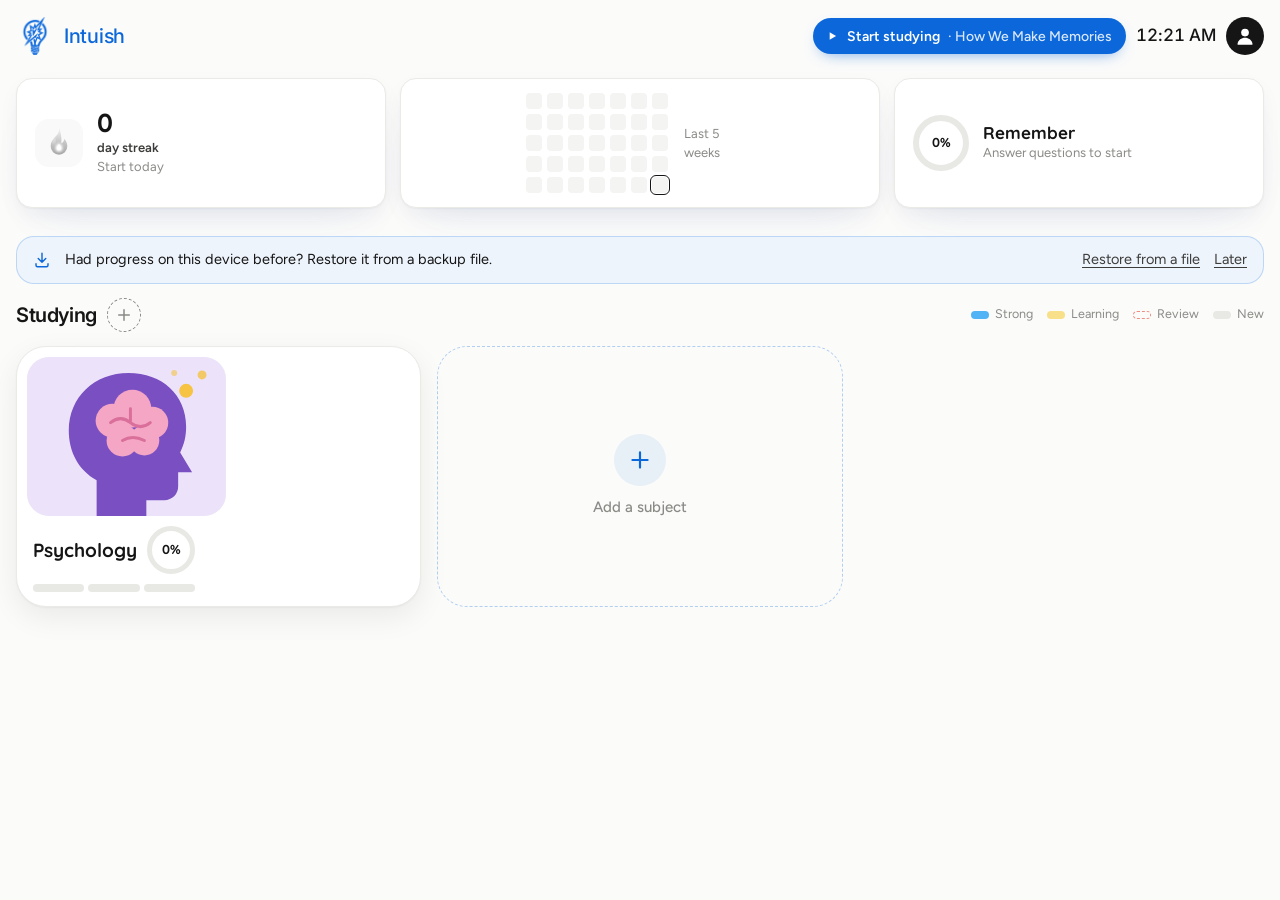
<file: index.html>
<!doctype html>
<html lang="en">
<head>
<meta charset="utf-8">
<meta name="viewport" content="width=device-width,initial-scale=1,viewport-fit=cover">
<meta name="apple-mobile-web-app-capable" content="yes">
<meta name="apple-mobile-web-app-title" content="Intuish">
<meta name="theme-color" content="#FBFBFA">
<title>Intuish</title>
<link rel="icon" type="image/png" href="img/favicon.png">
<link rel="apple-touch-icon" href="img/apple-touch-icon.png">
<link rel="manifest" href="manifest.webmanifest">
<link rel="preconnect" href="https://fonts.googleapis.com">
<link rel="preconnect" href="https://fonts.gstatic.com" crossorigin>
<link rel="stylesheet" href="https://fonts.googleapis.com/css2?family=Quicksand:wght@500;600;700&family=Figtree:wght@400;500;600&family=Inter:wght@400;500;600&display=swap">
<link rel="stylesheet" href="css/styles.css">
<link rel="stylesheet" href="css/app.css">
</head>
<body>

<!-- Home -->
<div id="homeView" hidden>
  <div class="wrap">
    <header class="h-top">
      <div class="h-mark"><img class="logo" src="img/logo.png" alt="" width="36" height="36">Intuish</div>
      <div class="h-right">
        <a class="rem-pill" id="remPill" href="#/remember" hidden><svg width="15" height="15" viewBox="0 0 24 24" fill="none" stroke="currentColor" stroke-width="2" stroke-linecap="round" stroke-linejoin="round"><rect x="4" y="6" width="14" height="14" rx="3"/><path d="M8 3h11a2 2 0 0 1 2 2v11"/></svg>Remember <b id="remCount">0</b></a>
        <a class="resume-pill" id="resumeBtn" href="#/" hidden><svg width="14" height="14" viewBox="0 0 24 24" fill="currentColor"><path d="M8 5.5v13l11-6.5z"/></svg><span>Resume lesson</span><b></b></a>
        <span class="h-clock" id="homeClock">--:--</span>
        <button class="avatar" id="avatarBtn" aria-label="Settings" aria-haspopup="menu">L</button>
      </div>
    </header>
    <section class="pulse" id="pulse" aria-label="Your study rhythm"></section>
    <div class="bk-bar" id="bkBar" hidden><svg width="18" height="18" viewBox="0 0 24 24" fill="none" stroke="currentColor" stroke-width="1.9" stroke-linecap="round" stroke-linejoin="round"><path d="M12 3v12M7 10l5 5 5-5"/><path d="M4 17v2a2 2 0 0 0 2 2h12a2 2 0 0 0 2-2v-2"/></svg><span id="bkText"></span><button class="act h-primary" id="bkGo"></button><label class="linkish" id="bkRestoreL" for="bkRestore" hidden>Restore from a file</label><input type="file" id="bkRestore" accept=".json,application/json" hidden><button class="linkish" id="bkLater">Later</button></div>
    <div class="sec-h">
      <div style="display:flex;align-items:center;gap:10px"><h3>Studying</h3><button class="addsm" id="addSubj" aria-label="Add a subject"><svg width="18" height="18" viewBox="0 0 24 24" fill="none" stroke="currentColor" stroke-width="2" stroke-linecap="round"><path d="M12 5v14M5 12h14"/></svg></button><button class="arrange-btn" id="arrangeBtn">Arrange</button></div>
      <div class="legend"><span><i class="sw s"></i>Strong</span><span><i class="sw l"></i>Learning</span><span><i class="sw r"></i>Review</span><span><i class="sw n"></i>New</span></div>
    </div>
    <section class="grid" id="grid"></section>
  </div>
</div>

<!-- Ready screen -->
<div id="readyView" hidden>
  <div class="rv">
    <header class="rv-top"><a class="back" id="rvBack" href="#/"><svg width="18" height="18" viewBox="0 0 24 24" fill="none" stroke="currentColor" stroke-width="2" stroke-linecap="round" stroke-linejoin="round"><path d="M15 18l-6-6 6-6"/></svg><span id="rvSubj">Home</span></a><span class="course" id="rvCourse"></span><span class="brand-mini"><img src="img/logo.png" alt="" width="26" height="26"><b>Intuish</b></span></header>
    <main class="rv-main">
      <div class="rv-crumbs" id="rvCrumbs"></div>
      <h1 id="rvTitle"></h1>
      <div class="rv-facts" id="rvFacts"></div>
      <button class="rv-go" id="rvGo">I’m ready to practice <span aria-hidden="true">→</span></button>
      <button class="ghost" id="rvRestart" hidden>Start this lesson over</button>
    </main>
  </div>
</div>

<!-- Remember -->
<div id="rememberView" hidden>
  <div class="rv">
    <header class="rv-top"><a class="back" href="#/"><svg width="18" height="18" viewBox="0 0 24 24" fill="none" stroke="currentColor" stroke-width="2" stroke-linecap="round" stroke-linejoin="round"><path d="M15 18l-6-6 6-6"/></svg><span>Home</span></a><span class="course">Remember</span><span class="h-clock rem-clock" id="remClock"></span></header>
    <main class="rem-main">
      <section class="panel activity rem-panel">
        <div class="act-head"><div class="act-title"><h2 id="remTitle">Remember</h2><span class="count" id="remCountTop"></span></div><div class="dots" id="remDots"></div></div>
        <div class="act-body" id="remBody"></div>
        <div class="act-foot" id="remFoot"></div>
      </section>
    </main>
  </div>
</div>

<!-- Study Screen -->
<div id="studyView" hidden>
<div class="app" id="app">
  <header class="top">
    <a class="back" id="backBtn" href="#/"><svg width="18" height="18" viewBox="0 0 24 24" fill="none" stroke="currentColor" stroke-width="2" stroke-linecap="round" stroke-linejoin="round"><path d="M15 18l-6-6 6-6"/></svg><span id="backLabel">Home</span></a>
    <div class="course" id="courseName"></div>
    <div class="right">
      <div class="clock" aria-live="off"><b id="clock">--:--</b><span id="studying" hidden></span></div>
      <button class="icon-btn" id="moreBtn" aria-label="More" aria-haspopup="menu"><svg width="18" height="18" viewBox="0 0 24 24" fill="currentColor"><circle cx="5" cy="12" r="1.8"/><circle cx="12" cy="12" r="1.8"/><circle cx="19" cy="12" r="1.8"/></svg></button>
    </div>
  </header>

  <div class="seg-row"><div class="seg" role="group" aria-label="Show">
    <button id="segVideo" aria-pressed="false">Video</button>
    <button id="segStudy" aria-pressed="true">Study</button>
  </div></div>

  <main class="stage" id="stage" data-pane="study">
    <section class="panel lesson" aria-label="Lesson">
      <div class="lesson-head"><div class="crumbs" id="crumbs"></div><div class="meta"><span id="chanLine"></span><a id="ytLink" href="#" target="_blank" rel="noopener">Open on YouTube ↗</a></div></div>
      <h1 id="lessonTitle"></h1>

      <div class="player-slot">
      <div class="player" id="player">
        <div class="mini-bar" id="miniBar">
          <span class="t" id="miniTitle"></span>
          <button id="miniExpand" aria-label="Expand video"><svg width="16" height="16" viewBox="0 0 24 24" fill="none" stroke="currentColor" stroke-width="2" stroke-linecap="round"><path d="M4 9V4h5M20 9V4h-5M4 15v5h5M20 15v5h-5"/></svg></button>
          <button id="miniDock" aria-label="Return to split view"><svg width="16" height="16" viewBox="0 0 24 24" fill="none" stroke="currentColor" stroke-width="2" stroke-linecap="round"><rect x="3" y="5" width="18" height="14" rx="3"/><path d="M12 5v14"/></svg></button>
        </div>
        <div class="fs-top"><button class="fs-return collapse-btn" id="fsReturn" aria-label="Collapse video" title="Collapse (Esc)"><svg width="16" height="16" viewBox="0 0 24 24" fill="none" stroke="currentColor" stroke-width="2.2" stroke-linecap="round"><path d="M6 6l12 12M18 6L6 18"/></svg>Collapse</button><b id="fsTitle"></b></div>
        <button class="fs-note-btn" id="fsNoteBtn" aria-label="Write a note" aria-expanded="false" title="Note (N)"><svg width="18" height="18" viewBox="0 0 24 24" fill="none" stroke="currentColor" stroke-width="1.8" stroke-linecap="round" stroke-linejoin="round"><path d="M4 20h4L19 9a2.8 2.8 0 0 0-4-4L4 16z"/><path d="M13.5 6.5l4 4"/></svg></button>
        <button class="fs-cap-btn" id="fsCapBtn" aria-label="Capture what's on screen into your notes" title="Capture to notes (C)"><svg width="18" height="18" viewBox="0 0 24 24" fill="none" stroke="currentColor" stroke-width="1.8" stroke-linecap="round" stroke-linejoin="round"><path d="M4 8V6a2 2 0 0 1 2-2h2M16 4h2a2 2 0 0 1 2 2v2M20 16v2a2 2 0 0 1-2 2h-2M8 20H6a2 2 0 0 1-2-2v-2"/><path d="M8 10h8M8 14h5"/></svg></button>
        <form class="fs-note" id="fsNote" hidden><input id="fsNoteText" type="text" maxlength="280" autocomplete="off" enterkeyhint="done" placeholder="Add a note about this lesson" aria-label="New note"><button class="note-add" type="submit">Add</button></form>
        <div class="frame" id="frame">
          <div class="yt-host"><div id="yt"></div></div>
          <div class="yt-shield" id="shield" aria-hidden="true"></div>
          <div class="vid-cover" id="cover"><img id="coverImg" alt=""><div class="vid-msg" id="vidMsg" hidden></div></div>
          <button class="bigplay" id="bigPlay" aria-label="Play"><svg width="24" height="24" viewBox="0 0 24 24" fill="currentColor"><path d="M8 5.5v13l11-6.5z"/></svg></button>
        </div>
        <div class="controls">
          <button class="ctl primary" id="playBtn" aria-label="Play"></button>
          <button class="ctl hide-mini" id="backTen" aria-label="Back 10 seconds"><svg width="20" height="20" viewBox="0 0 24 24" fill="none" stroke="currentColor" stroke-width="1.8" stroke-linecap="round" stroke-linejoin="round"><path d="M3 12a9 9 0 1 0 3-6.7L3 8"/><path d="M3 3v5h5"/><text x="12" y="15.5" font-size="7.5" font-family="Figtree,Arial" font-weight="700" text-anchor="middle" fill="currentColor" stroke="none">10</text></svg></button>
          <button class="ctl hide-mini" id="fwdTen" aria-label="Forward 10 seconds"><svg width="20" height="20" viewBox="0 0 24 24" fill="none" stroke="currentColor" stroke-width="1.8" stroke-linecap="round" stroke-linejoin="round"><path d="M21 12a9 9 0 1 1-3-6.7L21 8"/><path d="M21 3v5h-5"/><text x="12" y="15.5" font-size="7.5" font-family="Figtree,Arial" font-weight="700" text-anchor="middle" fill="currentColor" stroke="none">10</text></svg></button>
          <input class="scrub" id="scrub" type="range" min="0" max="100" step="1" value="0" aria-label="Seek">
          <span class="time" id="time">0:00 / 0:00</span>
          <div class="vol hide-mini">
            <button class="ctl" id="muteBtn" aria-label="Mute"></button>
            <input id="vol" type="range" min="0" max="100" value="80" aria-label="Volume">
          </div>
          <button class="ctl hide-mini cap-btn" id="capBtn" aria-label="Capture what's on screen into your notes" title="Capture to notes (C)"><svg width="18" height="18" viewBox="0 0 24 24" fill="none" stroke="currentColor" stroke-width="1.8" stroke-linecap="round" stroke-linejoin="round"><path d="M4 8V6a2 2 0 0 1 2-2h2M16 4h2a2 2 0 0 1 2 2v2M20 16v2a2 2 0 0 1-2 2h-2M8 20H6a2 2 0 0 1-2-2v-2"/><path d="M8 10h8M8 14h5"/></svg></button>
          <button class="ctl hide-mini" id="speedBtn" aria-label="Playback speed">1×</button>
          <button class="ctl hide-mini expand-btn" id="expandBtn" aria-label="Expand video"><svg width="18" height="18" viewBox="0 0 24 24" fill="none" stroke="currentColor" stroke-width="2" stroke-linecap="round"><path d="M4 9V4h5M20 9V4h-5M4 15v5h5M20 15v5h-5"/></svg><span>Expand</span></button>
          <button class="ctl fs-exit" id="fsExit" aria-label="Exit full screen"><svg width="20" height="20" viewBox="0 0 24 24" fill="none" stroke="currentColor" stroke-width="2" stroke-linecap="round"><path d="M9 4v5H4M15 4v5h5M9 20v-5H4M15 20v-5h5"/></svg></button>
          <button class="ctl hide-mini" id="miniBtn" aria-label="Mini player" title="Mini player"><svg width="18" height="18" viewBox="0 0 24 24" fill="none" stroke="currentColor" stroke-width="2" stroke-linecap="round"><rect x="3" y="4" width="18" height="16" rx="3"/><rect x="12" y="12" width="6" height="5" rx="1.2" fill="currentColor" stroke="none"/></svg></button>
        </div>
      </div>
      </div>
      <div class="doc-slot" id="docSlot" hidden></div>
      <div class="notes-grip" id="notesGrip" role="separator" aria-orientation="horizontal" aria-label="Resize notes" tabindex="0" title="Drag to resize notes (double-tap to reset)"><span></span></div>
      <section class="notes lesson-notes" id="notes" aria-label="Notes for this lesson"></section>
    </section>

    <div class="divider" id="divider" role="separator" aria-orientation="vertical" aria-label="Resize video and study panels" tabindex="0" aria-valuemin="30" aria-valuemax="70" aria-valuenow="50"><span class="split-tip" id="splitTip">50 / 50</span></div>

    <section class="panel activity" aria-label="Study activity">
      <div class="x-bar"><button class="collapse-btn" id="qCollapse" aria-label="Collapse questions" title="Collapse (Esc)"><svg width="16" height="16" viewBox="0 0 24 24" fill="none" stroke="currentColor" stroke-width="2.2" stroke-linecap="round"><path d="M6 6l12 12M18 6L6 18"/></svg>Collapse</button></div>
      <div class="act-head">
        <div class="act-title"><h2 id="actTitle"></h2><span class="act-right"><span class="count" id="count"></span><button class="icon-btn q-expand" id="qExpand" aria-label="Expand questions" aria-expanded="false" title="Expand"><svg width="16" height="16" viewBox="0 0 24 24" fill="none" stroke="currentColor" stroke-width="2" stroke-linecap="round"><path d="M4 9V4h5M20 9V4h-5M4 15v5h5M20 15v5h-5"/></svg></button></span></div>
        <div class="dots" id="dots"></div>
      </div>
      <div class="act-body" id="actBody"></div>
      <div class="act-foot" id="actFoot"></div>
    </section>
  </main>
</div>
</div>

<script>
/* If Intuish fails to start, say so and let the person save their progress, instead of showing an empty app */
window.__boot = Date.now();
addEventListener("error", function(e){
  if(Date.now() - window.__boot > 10000 || document.getElementById("bootErr")) return;
  if(e.filename && e.filename.indexOf(location.origin) !== 0) return;
  var d = document.createElement("div"); d.id = "bootErr";
  d.style.cssText = "position:fixed;left:16px;right:16px;bottom:16px;z-index:9999;background:#fff;color:#111;border:1px solid #ddd;border-radius:16px;padding:14px 16px;font:15px -apple-system,system-ui,sans-serif;box-shadow:0 8px 30px rgba(0,0,0,.15)";
  d.innerHTML = '<b>Intuish had trouble starting.</b> Your saved progress is still on this device, so please don\'t delete the app. <div style="margin-top:10px;display:flex;gap:8px;flex-wrap:wrap"><button id="bootSave" style="height:36px;padding:0 14px;border-radius:999px;border:0;background:#0C68DA;color:#fff;font:inherit">Save a copy of my progress</button><button onclick="location.reload()" style="height:36px;padding:0 14px;border-radius:999px;border:1px solid #ccc;background:#fff;font:inherit">Try again</button></div><div id="bootMsg" style="font-size:12px;color:#777;margin-top:8px"></div>';
  (document.body || document.documentElement).appendChild(d);
  document.getElementById("bootMsg").textContent = String(e.message || "");
  document.getElementById("bootSave").onclick = function(){
    var t = ""; try { t = localStorage.getItem("studyhub.v1") || ""; } catch(x){}
    var f = new File([t || "{}"], "intuish-backup.json", {type:"application/json"});
    if(navigator.canShare && navigator.canShare({files:[f]})) navigator.share({files:[f]}).catch(function(){});
    else { var a = document.createElement("a"); a.href = URL.createObjectURL(f); a.download = f.name; document.body.appendChild(a); a.click(); }
  };
});
</script>
<script src="js/art.js"></script>
<script src="js/content.js"></script>
<script src="js/content2.js"></script>
<script src="js/content3.js"></script>
<script src="js/config.js"></script>
<script src="js/app.js"></script>
</body>
</html>
</file>
<file: css/styles.css>
:root{
  --bg:#FBFBFA; --surface:#FFFFFF; --soft:#F4F4F2; --soft-2:#E6E6E3; --line:#EAEAE7;
  --ink:#151515; --ink-2:#3C3C3A; --muted:#8A8A86; --on-ink:#FFFFFF;
  --i1:#1B1B1B; --i2:#5A5A58; --i3:#A9A9A5; --i4:#D5D5D1; --i5:#FFFFFF;
  --shadow:0 1px 2px rgba(20,20,20,.04),0 10px 30px rgba(20,20,20,.07);
  --shadow-float:0 2px 6px rgba(20,20,20,.08),0 24px 60px rgba(20,20,20,.22);
  --display:"Quicksand","Nunito","Varela Round",ui-rounded,system-ui,sans-serif;
  --body:"Figtree","Helvetica Neue",Arial,system-ui,sans-serif;
}
@media (prefers-color-scheme:dark){
  :root:not([data-theme="light"]){
    color-scheme:dark;
    --bg:#0E0E0F; --surface:#18181A; --soft:#212124; --soft-2:#2A2A2D; --line:#2C2C30;
    --ink:#F1F1EE; --ink-2:#CBCBC7; --muted:#8A8A86; --on-ink:#121212;
    --i1:#F1F1EE; --i2:#9A9A96; --i3:#55555A; --i4:#34343A; --i5:#18181A;
    --shadow:0 1px 2px rgba(0,0,0,.3),0 10px 30px rgba(0,0,0,.35);
    --shadow-float:0 2px 6px rgba(0,0,0,.4),0 24px 60px rgba(0,0,0,.6);
  }
}
:root[data-theme="dark"]{
  color-scheme:dark;
  --bg:#0E0E0F; --surface:#18181A; --soft:#212124; --soft-2:#2A2A2D; --line:#2C2C30;
  --ink:#F1F1EE; --ink-2:#CBCBC7; --muted:#8A8A86; --on-ink:#121212;
  --i1:#F1F1EE; --i2:#9A9A96; --i3:#55555A; --i4:#34343A; --i5:#18181A;
  --shadow:0 1px 2px rgba(0,0,0,.3),0 10px 30px rgba(0,0,0,.35);
  --shadow-float:0 2px 6px rgba(0,0,0,.4),0 24px 60px rgba(0,0,0,.6);
}
*,*::before,*::after{box-sizing:border-box}
body{margin:0;background:var(--bg);color:var(--ink);font-family:var(--body);font-size:15px;line-height:1.45;-webkit-font-smoothing:antialiased}
button{font:inherit;color:inherit;background:none;border:0;cursor:pointer;padding:0;text-align:inherit}
a{color:inherit;text-decoration:none}
button:focus-visible,a:focus-visible{outline:2px solid var(--ink);outline-offset:3px}
svg{display:block}

.wrap{max-width:1280px;margin:0 auto;padding-inline:16px;padding-block:12px 16px;display:flex;flex-direction:column;gap:14px;height:100vh;height:100dvh}
.h-top{display:flex;align-items:center;justify-content:space-between;gap:12px;min-height:48px}
.h-mark{display:flex;align-items:center;gap:10px;font-family:var(--display);font-weight:700;font-size:18px}
.h-mark i{width:38px;height:38px;border-radius:12px;background:var(--ink);color:var(--on-ink);display:grid;place-items:center}
.h-right{display:flex;align-items:center;gap:10px}
.h-clock{font-family:var(--display);font-weight:700;font-size:17px;font-variant-numeric:tabular-nums}
.avatar{width:38px;height:38px;border-radius:50%;background:var(--ink);color:var(--on-ink);display:grid;place-items:center;font-family:var(--display);font-weight:700}

.row1{display:grid;grid-template-columns:minmax(0,2fr) minmax(0,1fr);gap:16px}
/* Continue */
.cont{display:grid;grid-template-columns:minmax(0,1.15fr) minmax(0,1fr);gap:20px;align-items:center;background:var(--surface);color:var(--ink);border:1px solid var(--line);border-radius:30px;padding:14px 22px 14px 14px;box-shadow:var(--shadow);transition:transform .2s}
.cont:hover{transform:translateY(-2px)}
.thumb{position:relative;aspect-ratio:16/10;border-radius:20px;overflow:hidden;background:linear-gradient(160deg,#D6D6D2,#A8A8A3)}
.thumb .play{position:absolute;left:50%;top:44%;transform:translate(-50%,-50%);width:58px;height:58px;border-radius:50%;background:rgba(18,18,18,.82);color:#fff;display:grid;place-items:center}
.thumb .bar{position:absolute;left:14px;right:14px;bottom:12px;height:4px;border-radius:4px;background:rgba(255,255,255,.45)}
.thumb .bar b{display:block;height:100%;width:39%;border-radius:4px;background:#fff}
.cont-info{display:flex;flex-direction:column;gap:12px;min-width:0}
.h-tag{align-self:flex-start;display:inline-flex;align-items:center;gap:6px;height:28px;padding:0 12px;border-radius:999px;background:var(--soft);font-size:13px;font-weight:600}
.cont h2{margin:0;font-family:var(--display);font-weight:700;font-size:clamp(22px,2.6vw,32px);line-height:1.12;text-wrap:balance}
.facts{display:flex;gap:16px;flex-wrap:wrap;font-size:13.5px;color:var(--muted);font-variant-numeric:tabular-nums}
.facts span{display:inline-flex;align-items:center;gap:6px}
.go{align-self:flex-start;width:52px;height:52px;border-radius:50%;background:var(--ink);color:var(--on-ink);display:grid;place-items:center;margin-top:4px}

/* Remember */
.side{display:grid;grid-template-rows:1fr auto;gap:16px}
.card{background:var(--surface);border-radius:30px;box-shadow:var(--shadow)}
.rem{padding:20px;display:flex;align-items:center;gap:18px;transition:transform .2s}
.rem:hover{transform:translateY(-2px)}
.stack{position:relative;width:92px;height:104px;flex:none}
.stack i{position:absolute;inset:0;border-radius:18px;border:1.5px solid var(--line);background:var(--surface)}
.stack i:nth-child(1){transform:rotate(-10deg) translate(-6px,4px);background:var(--soft)}
.stack i:nth-child(2){transform:rotate(-4deg) translate(-2px,2px);background:var(--soft)}
.stack i:nth-child(3){display:grid;place-items:center;border-color:var(--ink);font-family:var(--display);font-weight:700;font-size:40px;font-variant-numeric:tabular-nums}
.rem-t{display:flex;flex-direction:column;gap:4px}
.rem-t b{font-family:var(--display);font-size:20px;font-weight:700}
.rem-t span{font-size:13.5px;color:var(--muted)}
.week{padding:16px 20px;display:flex;flex-direction:column;gap:10px}
.week-bars{display:grid;grid-template-columns:repeat(7,1fr);gap:8px;align-items:end;height:64px}
.week-bars div{display:flex;flex-direction:column;align-items:center;gap:6px;height:100%;justify-content:flex-end}
.week-bars b{width:100%;max-width:26px;border-radius:8px;background:var(--soft-2)}
.week-bars b.on{background:var(--ink)}
.week-bars span{font-size:11px;color:var(--muted);font-weight:600}
.week-h{display:flex;justify-content:space-between;align-items:baseline;font-size:13px;color:var(--muted)}
.week-h b{font-family:var(--display);color:var(--ink);font-size:17px;font-variant-numeric:tabular-nums}

/* Subjects */
.sec-h{display:flex;align-items:center;justify-content:space-between;gap:12px;margin-top:6px}
.sec-h h3{margin:0;font-family:var(--display);font-weight:700;font-size:20px}
.legend{display:flex;gap:14px;font-size:12.5px;color:var(--muted);flex-wrap:wrap}
.legend span{display:inline-flex;align-items:center;gap:6px}
.sw{width:18px;height:8px;border-radius:4px}
.sw.s{background:var(--ink)} .sw.l{background:var(--i3)} .sw.r{border:1.5px dashed var(--muted)} .sw.n{background:var(--soft-2)}
.grid{flex:1;min-height:0;display:grid;grid-template-columns:repeat(3,minmax(0,1fr));grid-template-rows:repeat(2,minmax(0,1fr));gap:16px}
.tile{position:relative;display:flex;flex-direction:column;background:var(--surface);border-radius:30px;box-shadow:var(--shadow);overflow:hidden;transition:transform .2s,box-shadow .2s;text-align:left}
.tile:hover{transform:translateY(-3px);box-shadow:var(--shadow-float)}
.art{flex:1;min-height:0;background:var(--soft);margin:10px 10px 0;border-radius:22px;display:grid;place-items:center;overflow:hidden}
.p-head .art{flex:none}
.art svg{width:100%;height:100%}
.tile-b{padding:14px 16px 16px;display:flex;flex-direction:column;gap:12px}
.tile-h{display:flex;align-items:center;justify-content:space-between;gap:10px}
.tile-h b{font-family:var(--display);font-weight:700;font-size:19px}
.segs{display:flex;gap:4px}
.segs i{flex:1;height:8px;border-radius:4px;background:var(--soft-2)}
.segs i.s{background:var(--ink)} .segs i.l{background:var(--i3)} .segs i.r{background:transparent;border:1.5px dashed var(--muted)}
.ring{position:relative;flex:none}
.ring span{position:absolute;inset:0;display:grid;place-items:center;font-family:var(--display);font-weight:700;font-size:13px;font-variant-numeric:tabular-nums}
.due{position:absolute;top:20px;right:20px;min-width:28px;height:28px;padding:0 8px;border-radius:999px;background:var(--ink);color:var(--on-ink);display:grid;place-items:center;font-size:13px;font-weight:700}
.addsm{width:34px;height:34px;border-radius:50%;border:1.5px dashed var(--muted);display:grid;place-items:center;color:var(--muted)}
.addsm:hover{border-color:var(--ink);color:var(--ink)}
.add{display:grid;place-items:center;border:2px dashed var(--line);border-radius:30px;min-height:120px;color:var(--muted);transition:border-color .2s,color .2s}
.add:hover{border-color:var(--ink);color:var(--ink)}
.add div{display:flex;flex-direction:column;align-items:center;gap:8px;font-weight:600;font-size:14px}

/* Video cards */
.rail{display:grid;grid-auto-flow:column;grid-auto-columns:minmax(230px,1fr);gap:16px;overflow-x:auto;scroll-snap-type:x mandatory;padding-bottom:6px;scrollbar-width:thin}
.vcard{display:flex;flex-direction:column;gap:10px;scroll-snap-align:start;min-width:0}
.vthumb{position:relative;aspect-ratio:16/9;border-radius:18px;overflow:hidden;background:var(--soft-2);box-shadow:var(--shadow);transition:transform .2s}
.vcard:hover .vthumb{transform:translateY(-2px)}
.vthumb svg{position:absolute;inset:0}
.dur{position:absolute;right:8px;bottom:10px;background:rgba(0,0,0,.82);color:#fff;font-size:11.5px;font-weight:600;padding:2px 6px;border-radius:6px;font-variant-numeric:tabular-nums}
.vprog{position:absolute;left:0;right:0;bottom:0;height:4px;background:rgba(255,255,255,.45)}
.vprog b{display:block;height:100%;background:#FF0033}
.vmeta{display:grid;grid-template-columns:34px 1fr;gap:10px;align-items:start}
.av{width:34px;height:34px;border-radius:50%;display:grid;place-items:center;color:#fff;font-weight:700;font-size:13px}
.vmeta b{display:block;font-weight:600;font-size:14.5px;line-height:1.3;display:-webkit-box;-webkit-line-clamp:2;-webkit-box-orient:vertical;overflow:hidden}
.vmeta span{font-size:12.5px;color:var(--muted)}
.lessons{display:grid;grid-template-columns:repeat(auto-fill,minmax(200px,1fr));gap:14px}
.thumb>svg{position:absolute;inset:0}

/* Subject view */
.scrim{position:fixed;inset:0;z-index:50;background:rgba(14,14,15,.35);display:grid;place-items:center;padding:16px;animation:fade .2s ease both}
@keyframes fade{from{opacity:.001}to{opacity:1}}
@keyframes rise{from{opacity:.001;transform:translateY(10px)}to{opacity:1;transform:none}}
.h-panel{width:min(880px,100%);max-height:calc(100% - 16px);overflow:auto;background:var(--surface);border-radius:32px;box-shadow:var(--shadow-float);padding:20px;display:flex;flex-direction:column;gap:20px;animation:rise .3s ease both}
.p-head{display:grid;grid-template-columns:140px 1fr auto;gap:20px;align-items:center}
.p-head .art{margin:0;aspect-ratio:1;border-radius:24px}
.p-head h2{margin:0;font-family:var(--display);font-weight:700;font-size:30px}
.p-head p{margin:4px 0 0;color:var(--muted);font-size:14px}
.x{width:40px;height:40px;border-radius:50%;background:var(--soft);display:grid;place-items:center;align-self:start}
.orbs{display:grid;grid-template-columns:repeat(auto-fill,minmax(118px,1fr));gap:18px 12px}
.orb{display:flex;flex-direction:column;align-items:center;gap:8px;text-align:center;border-radius:20px;padding:8px 4px}
.orb:hover .globe{transform:scale(1.05)}
.orb[aria-pressed="true"] .globe{outline:2px solid var(--ink);outline-offset:4px}
.globe{width:92px;height:92px;border-radius:50%;transition:transform .2s}
.orb b{font-size:13.5px;font-weight:600;line-height:1.25}
.orb small{font-size:12px;color:var(--muted);font-variant-numeric:tabular-nums;margin-top:-6px}
.detail{display:flex;align-items:center;gap:14px;flex-wrap:wrap;padding:14px 16px;border-radius:22px;background:var(--soft);animation:rise .25s ease both}
.detail .h-t{flex:1;min-width:160px}
.detail .h-t b{display:block;font-family:var(--display);font-size:18px;font-weight:700}
.detail .h-t span{font-size:13px;color:var(--muted)}
.act{height:44px;padding:0 16px;border-radius:999px;display:inline-flex;align-items:center;gap:8px;font-weight:600;font-size:14px;background:var(--surface);border:1.5px solid var(--line)}
.act:hover{border-color:var(--ink)}
.act.h-primary{background:var(--ink);color:var(--on-ink);border-color:var(--ink)}

@media (max-width:860px), (max-height:560px){ .wrap{height:auto} .grid{grid-template-columns:repeat(2,minmax(0,1fr));grid-template-rows:none;grid-auto-rows:minmax(240px,auto)} .grid .art{flex:none;aspect-ratio:10/8} }
@media (max-width:860px){ .row1{grid-template-columns:1fr} .side{grid-template-columns:1fr 1fr;grid-template-rows:auto} }
@media (max-width:560px){
  .cont{grid-template-columns:1fr;padding:12px 12px 18px}
  .cont-info{padding-inline:6px}
  .side{grid-template-columns:1fr}
  .grid{gap:12px}
  .tile-b{padding:12px}
  .tile-h b{font-size:16px}
  .p-head{grid-template-columns:80px 1fr auto;gap:14px}
  .p-head h2{font-size:22px}
  .legend{display:none}
}
.card,.tile{border:1px solid var(--line)}
@media (prefers-reduced-motion:reduce){*,*::before,*::after{animation:none!important;transition:none!important}}

/* ===== Study Screen ===== */

:root{
  --bg:#FBFBFA; --surface:#FFFFFF; --soft:#F4F4F2; --soft-2:#E8E8E5; --line:#EAEAE7;
  --ink:#151515; --ink-2:#3C3C3A; --muted:#8A8A86; --on-ink:#FFFFFF;
  --video-a:#D6D6D2; --video-b:#B4B4AF; --figure:#4A4A48; --figure-2:#6A6A67;
  --shadow:0 1px 2px rgba(20,20,20,.04),0 10px 30px rgba(20,20,20,.07);
  --shadow-float:0 2px 6px rgba(20,20,20,.08),0 24px 60px rgba(20,20,20,.22);
  --r-panel:28px; --r-md:18px; --r-pill:999px;
  --display:"Quicksand","Nunito","Varela Round",ui-rounded,system-ui,sans-serif;
  --body:"Figtree","Helvetica Neue",Arial,system-ui,sans-serif;
}
@media (prefers-color-scheme:dark){
  :root:not([data-theme="light"]){
    color-scheme:dark;
    --bg:#0E0E0F; --surface:#18181A; --soft:#212124; --soft-2:#2A2A2D; --line:#2C2C30;
    --ink:#F1F1EE; --ink-2:#CBCBC7; --muted:#8A8A86; --on-ink:#121212;
    --video-a:#2B2B2E; --video-b:#1E1E20; --figure:#0F0F10; --figure-2:#3A3A3E;
    --shadow:0 1px 2px rgba(0,0,0,.3),0 10px 30px rgba(0,0,0,.35);
    --shadow-float:0 2px 6px rgba(0,0,0,.4),0 24px 60px rgba(0,0,0,.6);
  }
}
:root[data-theme="dark"]{
  color-scheme:dark;
  --bg:#0E0E0F; --surface:#18181A; --soft:#212124; --soft-2:#2A2A2D; --line:#2C2C30;
  --ink:#F1F1EE; --ink-2:#CBCBC7; --muted:#8A8A86; --on-ink:#121212;
  --video-a:#2B2B2E; --video-b:#1E1E20; --figure:#0F0F10; --figure-2:#3A3A3E;
  --shadow:0 1px 2px rgba(0,0,0,.3),0 10px 30px rgba(0,0,0,.35);
  --shadow-float:0 2px 6px rgba(0,0,0,.4),0 24px 60px rgba(0,0,0,.6);
}
*,*::before,*::after{box-sizing:border-box}
html,body{height:100%}
body.in-study{overflow:hidden}
body{background:var(--bg);color:var(--ink);font-family:var(--body);font-size:15px;line-height:1.5;-webkit-font-smoothing:antialiased}
button{font:inherit;color:inherit;background:none;border:0;cursor:pointer;padding:0}
button:focus-visible,a:focus-visible,input:focus-visible,textarea:focus-visible,[tabindex]:focus-visible{outline:2px solid var(--ink);outline-offset:2px}
svg{display:block}

.app{height:100%;display:grid;grid-template-rows:auto minmax(0,1fr);gap:12px;padding:12px 16px 16px}

/* Top bar */
.top{display:grid;grid-template-columns:1fr auto 1fr;align-items:center;gap:12px;min-height:44px}
.back{justify-self:start;display:inline-flex;align-items:center;gap:6px;height:36px;padding:0 14px 0 10px;border-radius:var(--r-pill);background:var(--surface);border:1px solid var(--line);font-weight:500;font-size:14px}
.back:hover{border-color:var(--ink)}
.course{font-family:var(--display);font-weight:600;font-size:17px;letter-spacing:.01em;text-align:center;white-space:nowrap;overflow:hidden;text-overflow:ellipsis}
.right{justify-self:end;display:flex;align-items:center;gap:10px}
.clock{text-align:right;line-height:1.15}
.clock b{display:block;font-family:var(--display);font-weight:700;font-size:17px;font-variant-numeric:tabular-nums}
.clock span{font-size:11.5px;color:var(--muted);font-variant-numeric:tabular-nums}
.icon-btn{width:36px;height:36px;border-radius:50%;display:grid;place-items:center;background:var(--surface);border:1px solid var(--line)}
.icon-btn:hover{border-color:var(--ink)}

/* Segmented toggle (portrait) */
.seg{display:none;justify-self:center;background:var(--surface);border:1px solid var(--line);border-radius:var(--r-pill);padding:3px}
.seg button{height:30px;padding:0 18px;border-radius:var(--r-pill);font-size:13.5px;font-weight:500;color:var(--muted)}
.seg button[aria-pressed="true"]{background:var(--ink);color:var(--on-ink)}

/* Stage */
.stage{display:grid;grid-template-columns:minmax(0,1fr) 16px minmax(0,1fr);min-height:0;position:relative}
.panel{background:var(--surface);border-radius:var(--r-panel);box-shadow:var(--shadow);min-height:0;min-width:0;display:flex;flex-direction:column}
.lesson{padding:18px 20px 16px;gap:12px;overflow:hidden}
.lesson-head{display:flex;align-items:center;justify-content:space-between;gap:10px;flex-wrap:wrap}
.lesson-head .meta{gap:12px}
.player-slot{flex:1 1 auto;min-height:0;container-type:size;display:flex;justify-content:center;align-items:flex-start}
.crumbs{display:flex;align-items:center;gap:6px;font-size:12.5px;color:var(--muted);flex-wrap:wrap}
.crumbs i{font-style:normal;opacity:.6}
.lesson h1{font-family:var(--display);font-weight:600;font-size:clamp(20px,2.1vw,26px);line-height:1.2;margin:2px 0 0;text-wrap:balance}

.player{width:min(100cqw,calc((100cqh - 54px) * 16 / 9));margin-inline:auto;display:flex;flex-direction:column;gap:10px}
.mini-bar{display:none}
.frame{position:relative;aspect-ratio:16/9;max-width:100%;border-radius:var(--r-md);overflow:hidden;background:linear-gradient(160deg,var(--video-a),var(--video-b))}
.frame iframe,#yt{position:absolute;inset:0;width:100%;height:100%;border:0}
.sim{position:absolute;inset:0;cursor:pointer}
.sim .shape{position:absolute;border-radius:22px;background:var(--video-a);opacity:.55}
.sim .figure{position:absolute;left:50%;bottom:0;transform:translateX(-50%);width:44%;height:86%}
.sim .tag{position:absolute;left:12px;top:12px;font-size:11px;font-weight:600;letter-spacing:.06em;text-transform:uppercase;padding:4px 10px;border-radius:var(--r-pill);background:var(--surface);color:var(--ink-2)}
.caption{position:absolute;left:50%;bottom:14px;transform:translateX(-50%);max-width:86%;text-align:center;font-size:clamp(12px,1.25vw,14.5px);line-height:1.35;padding:6px 12px;border-radius:12px;background:rgba(18,18,18,.82);color:#fff}
.bigplay{position:absolute;left:50%;top:44%;transform:translate(-50%,-50%);width:64px;height:64px;border-radius:50%;background:rgba(18,18,18,.82);color:#fff;display:grid;place-items:center;transition:opacity .2s}
.frame.playing .bigplay{opacity:0;pointer-events:none}

.controls{display:flex;align-items:center;gap:4px;flex-wrap:nowrap}
@container (max-width:560px){ .player-slot .vol input,.player-slot .expand-btn span{display:none} }
@container (max-width:420px){ .player-slot #backTen,.player-slot #fwdTen,.player-slot #speedBtn{display:none} }
.ctl{height:34px;min-width:34px;padding:0 8px;border-radius:var(--r-pill);display:inline-grid;place-items:center;grid-auto-flow:column;gap:6px;font-size:13px;font-weight:500;color:var(--ink-2)}
.ctl:hover{background:var(--soft)}
.ctl.primary{background:var(--ink);color:var(--on-ink);width:38px;height:38px;padding:0}
.ctl.primary:hover{background:var(--ink)}
.time{font-size:12.5px;color:var(--muted);font-variant-numeric:tabular-nums;padding:0 4px;white-space:nowrap}
.scrub{flex:1 1 90px;min-width:60px}
.grow{flex:1}
input[type=range]{-webkit-appearance:none;appearance:none;height:18px;background:transparent;cursor:pointer;--p:0%}
input[type=range]::-webkit-slider-runnable-track{height:4px;border-radius:4px;background:linear-gradient(to right,var(--ink) var(--p),var(--soft-2) var(--p))}
input[type=range]::-moz-range-track{height:4px;border-radius:4px;background:var(--soft-2)}
input[type=range]::-moz-range-progress{height:4px;border-radius:4px;background:var(--ink)}
input[type=range]::-webkit-slider-thumb{-webkit-appearance:none;width:14px;height:14px;border-radius:50%;background:var(--ink);margin-top:-5px;border:2px solid var(--surface)}
input[type=range]::-moz-range-thumb{width:12px;height:12px;border-radius:50%;background:var(--ink);border:2px solid var(--surface)}
.vol{display:flex;align-items:center}
.vol input{width:56px}
.meta{display:flex;align-items:center;justify-content:space-between;gap:10px;font-size:13px;color:var(--muted);flex-wrap:wrap}
.meta b{color:var(--ink-2);font-weight:600}
.meta a{color:var(--muted);text-underline-offset:3px}
.meta a:hover{color:var(--ink)}
.lesson-foot{margin-top:auto;display:flex;flex-direction:column;gap:10px}
.ready{height:48px;border-radius:var(--r-pill);border:1.5px solid var(--ink);font-weight:600;display:flex;align-items:center;justify-content:center;gap:8px;font-size:15px}
.ready:hover{background:var(--ink);color:var(--on-ink)}
.lesson-foot .return-btn{display:none}

/* Divider */
.divider{position:relative;cursor:col-resize;touch-action:none;display:grid;place-items:center}
.divider::before{content:"";width:4px;height:44px;border-radius:4px;background:var(--line);transition:background .15s,height .15s}
.divider:hover::before,.divider.drag::before,.divider:focus-visible::before{background:var(--ink);height:64px}
.divider:focus-visible{outline:none}
.split-tip{position:absolute;top:50%;left:50%;transform:translate(-50%,-50%) translateY(-54px);background:var(--ink);color:var(--on-ink);font-size:12px;font-weight:600;padding:4px 10px;border-radius:var(--r-pill);white-space:nowrap;opacity:0;pointer-events:none;transition:opacity .15s;font-variant-numeric:tabular-nums}
.divider.drag .split-tip{opacity:1}
.stage.dragging iframe{pointer-events:none}
.stage.dragging{user-select:none;cursor:col-resize}

/* Activity */
.activity{overflow:hidden}
.act-head{padding:20px 24px 0;display:flex;flex-direction:column;gap:12px}
.act-title{display:flex;justify-content:space-between;align-items:baseline;gap:12px}
.act-title h2{margin:0;font-family:var(--display);font-weight:600;font-size:18px}
.count{font-family:var(--display);font-weight:700;font-variant-numeric:tabular-nums;font-size:16px;color:var(--ink-2)}
.dots{display:grid;grid-auto-flow:column;grid-auto-columns:1fr;gap:4px}
.dots i{height:3px;border-radius:3px;background:var(--soft-2)}
.dots i.done{background:var(--ink)}
.dots i.now{background:var(--muted)}
.act-body{flex:1;overflow:auto;padding:26px 24px 20px;display:flex;flex-direction:column}
.view{display:flex;flex-direction:column;gap:18px;max-width:620px;width:100%;margin-inline:auto;animation:rise .35s ease both}
@keyframes rise{from{opacity:.001;transform:translateY(8px)}to{opacity:1;transform:none}}
.eyebrow{display:flex;align-items:center;gap:8px;flex-wrap:wrap;font-size:12px;font-weight:600;letter-spacing:.07em;text-transform:uppercase;color:var(--muted)}
.chip{display:inline-flex;align-items:center;gap:6px;height:26px;padding:0 10px;border-radius:var(--r-pill);background:var(--soft);font-size:12px;font-weight:500;letter-spacing:0;text-transform:none;color:var(--ink-2)}
button.chip:hover{background:var(--soft-2)}
.prompt{font-family:var(--display);font-weight:600;font-size:clamp(20px,2vw,25px);line-height:1.3;margin:0;text-wrap:balance}
.lead{margin:0;color:var(--ink-2);max-width:60ch}
.muted{color:var(--muted)}
.options{display:flex;flex-direction:column;gap:10px;margin:0;padding:0;border:0}
.opt{display:flex;align-items:center;gap:14px;width:100%;text-align:left;padding:12px 16px 12px 12px;border-radius:var(--r-md);border:1.5px solid var(--line);background:var(--surface);font-size:15.5px;transition:border-color .15s,background .15s}
.opt:hover:not([disabled]){border-color:var(--muted)}
.opt .k{flex:none;width:30px;height:30px;border-radius:50%;display:grid;place-items:center;background:var(--soft);font-weight:600;font-size:13px}
.opt[aria-checked="true"]{border-color:var(--ink)}
.opt[aria-checked="true"] .k{background:var(--ink);color:var(--on-ink)}
.opt.right{background:var(--ink);color:var(--on-ink);border-color:var(--ink)}
.opt.right .k{background:var(--on-ink);color:var(--ink)}
.opt.wrong{border-style:dashed;border-color:var(--muted);color:var(--muted)}
.opt.wrong .k{background:transparent;border:1.5px dashed var(--muted);color:var(--muted)}
.opt[disabled]{cursor:default}
.opt .mark{margin-left:auto;flex:none}
textarea{width:100%;min-height:120px;resize:vertical;border:1.5px solid var(--line);border-radius:var(--r-md);padding:14px 16px;font:inherit;background:var(--surface);color:var(--ink)}
textarea:focus{border-color:var(--ink);outline:none}
.label{font-size:13px;font-weight:600;color:var(--ink-2)}
.hint{display:flex;gap:12px;padding:14px 16px;border-radius:var(--r-md);background:var(--soft);font-size:14.5px;color:var(--ink-2)}
.hint svg{flex:none;margin-top:2px}
.feedback{display:flex;flex-direction:column;gap:6px;padding:16px 18px;border-radius:var(--r-md);border:1.5px solid var(--line);animation:rise .3s ease both}
.feedback h3{margin:0;font-family:var(--display);font-weight:700;font-size:18px}
.feedback p{margin:0;color:var(--ink-2)}
.feedback .row{display:flex;align-items:center;gap:10px;flex-wrap:wrap;margin-top:6px}
.flag{display:inline-flex;align-items:center;gap:6px;height:28px;padding:0 12px;border-radius:var(--r-pill);border:1px solid var(--line);font-size:12.5px;font-weight:500;color:var(--ink-2)}
.flag[aria-pressed="true"]{background:var(--ink);color:var(--on-ink);border-color:var(--ink)}
.act-foot{padding:14px 24px 20px;display:flex;align-items:center;gap:8px;border-top:1px solid var(--line)}
.act-foot .grow{flex:1}
.ghost{height:40px;padding:0 14px;border-radius:var(--r-pill);display:inline-flex;align-items:center;gap:7px;font-size:14px;font-weight:500;color:var(--ink-2)}
.ghost:hover{background:var(--soft)}
.btn{height:46px;padding:0 22px;border-radius:var(--r-pill);background:var(--ink);color:var(--on-ink);font-weight:600;display:inline-flex;align-items:center;gap:8px;font-size:15px;transition:opacity .15s}
.btn[disabled]{opacity:.28;cursor:not-allowed}
.btn.outline{background:transparent;color:var(--ink);border:1.5px solid var(--ink)}
.stats{display:grid;grid-template-columns:repeat(3,minmax(0,1fr));gap:10px}
.stat{padding:14px 16px;border-radius:var(--r-md);background:var(--soft)}
.stat b{display:block;font-family:var(--display);font-weight:700;font-size:22px;font-variant-numeric:tabular-nums}
.stat span{font-size:12.5px;color:var(--muted)}
.big{font-family:var(--display);font-weight:700;font-size:clamp(56px,7vw,84px);line-height:1;letter-spacing:-.02em;font-variant-numeric:tabular-nums}
.big small{font-size:.42em;color:var(--muted);font-weight:600;letter-spacing:0}
.list{display:flex;flex-direction:column;gap:10px}
.item{padding:14px 16px;border-radius:var(--r-md);border:1.5px solid var(--line);display:flex;flex-direction:column;gap:4px}
.item b{font-weight:600}
.item p{margin:0;color:var(--ink-2);font-size:14.5px}
.center-v{margin-block:auto}

/* Modes */
.stage.expanded{grid-template-columns:minmax(0,1fr) 0 0 !important}
.stage.expanded .divider,.stage.expanded .activity{display:none}
.stage.expanded .expand-btn{display:none}

/* Picture in picture active */
.pip-note{display:none}
.stage.pip .player{display:none}
.stage.pip .pip-note{width:min(100cqw,calc(100cqh * 16 / 9));display:flex;flex-direction:column;align-items:center;justify-content:center;gap:8px;text-align:center;aspect-ratio:16/9;border-radius:var(--r-md);background:var(--soft);padding:20px;color:var(--ink-2)}
.stage.pip .pip-note span{font-size:13.5px;color:var(--muted);max-width:34ch}
.stage.pip .pip-note .btn{height:40px;margin-top:6px}
/* Expanded = full-screen theater, like YouTube */
.stage.expanded .player{position:fixed;inset:0;z-index:45;width:100%;max-width:none;margin:0;display:block;background:#000;color:#fff}
.stage.expanded .frame{position:absolute;inset:0;aspect-ratio:auto;border-radius:0;background:#000}
.stage.expanded .sim{inset:auto;top:50%;left:50%;transform:translate(-50%,-50%);width:min(100vw,calc(100vh * 16 / 9));aspect-ratio:16/9}
.stage.expanded .sim .tag{display:none}
.stage.expanded .caption{bottom:112px;font-size:clamp(15px,1.6vw,22px);padding:8px 16px;transition:bottom .25s}
.stage.expanded .bigplay{top:50%;width:84px;height:84px}
.stage.expanded .controls{position:absolute;left:0;right:0;bottom:0;z-index:2;gap:6px;padding:64px max(24px,env(safe-area-inset-right,0px)) max(20px,env(safe-area-inset-bottom,0px)) max(24px,env(safe-area-inset-left,0px));background:linear-gradient(to top,rgba(0,0,0,.8),rgba(0,0,0,0));--ink:#FFFFFF;--soft-2:rgba(255,255,255,.3);--surface:#000;--on-ink:#000;--soft:rgba(255,255,255,.14);--ink-2:#FFFFFF;--muted:rgba(255,255,255,.75);transition:opacity .25s}
.stage.expanded .controls .ctl{height:40px;min-width:40px}
.stage.expanded .controls .ctl.primary{width:44px;height:44px}
.fs-top{display:none}
.stage.expanded .fs-top{display:flex;position:absolute;top:0;left:0;right:0;z-index:2;align-items:center;gap:14px;padding:max(18px,env(safe-area-inset-top,0px)) 24px 48px;background:linear-gradient(to bottom,rgba(0,0,0,.7),rgba(0,0,0,0));transition:opacity .25s}
.fs-top b{font-family:var(--display);font-weight:600;font-size:18px;white-space:nowrap;overflow:hidden;text-overflow:ellipsis}
.fs-return{flex:none;display:inline-flex;align-items:center;gap:8px;height:40px;padding:0 16px 0 12px;border-radius:999px;background:rgba(255,255,255,.14);color:#fff;font-weight:600;font-size:14px}
.fs-return:hover{background:rgba(255,255,255,.24)}
.fs-exit{display:none}
.stage.expanded .fs-exit{display:inline-grid}
.stage.expanded .player.idle{cursor:none}
.stage.expanded .player.idle .controls,.stage.expanded .player.idle .fs-top{opacity:0;pointer-events:none}
.stage.expanded .player.idle .caption{bottom:40px}
.stage.expanded .ready{display:none}
.stage.mini{grid-template-columns:0 0 minmax(0,1fr) !important}
.stage.mini .divider{display:none}
.stage.mini .lesson{padding:0;overflow:visible;box-shadow:none;background:none}
.stage.mini .lesson>*:not(.player-slot){display:none}
.stage.mini .player-slot,.stage.expanded .player-slot{container-type:normal}
.stage.mini .player{position:fixed;z-index:40;width:min(340px,calc(100vw - 32px));left:var(--mx,auto);top:var(--my,auto);right:var(--mr,24px);bottom:var(--mb,24px);background:var(--surface);border-radius:22px;padding:8px;gap:8px;box-shadow:var(--shadow-float)}
.stage.mini .mini-bar{display:flex;align-items:center;gap:4px;cursor:grab;touch-action:none;padding:0 2px 0 8px;height:30px;font-size:12.5px;font-weight:600;color:var(--ink-2)}
.stage.mini .mini-bar .t{flex:1;white-space:nowrap;overflow:hidden;text-overflow:ellipsis}
.stage.mini .mini-bar button{width:28px;height:28px;border-radius:50%;display:grid;place-items:center}
.stage.mini .mini-bar button:hover{background:var(--soft)}
.stage.mini .frame{border-radius:14px}
.stage.mini .controls .hide-mini{display:none}
.stage.mini .caption{font-size:11px;bottom:8px}
.stage.mini .sim .tag{display:none}
.stage.mini .bigplay{width:44px;height:44px}
.dragging-mini{user-select:none}
.dragging-mini .mini-bar{cursor:grabbing}
.dragging-mini iframe{pointer-events:none}

/* Portrait / narrow */
.app.narrow{grid-template-rows:auto auto minmax(0,1fr)}
.app.narrow .seg{display:inline-flex}
.app.narrow .stage{grid-template-columns:minmax(0,1fr) !important}
.app.narrow .divider{display:none}
.app.narrow .stage:not(.mini)[data-pane="video"] .activity{display:none}
.app.narrow .stage:not(.mini):not(.expanded)[data-pane="study"] .lesson{display:none}
.app.narrow .stage.mini .lesson{position:absolute}

.app.narrow .clock span{display:none}
.app:not(.narrow) .seg-row{display:none}
.seg-row{display:flex;justify-content:center}

/* Overlays */
.menu{position:fixed;z-index:60;min-width:230px;background:var(--surface);border:1px solid var(--line);border-radius:18px;box-shadow:var(--shadow-float);padding:6px;display:flex;flex-direction:column}
.menu button{display:flex;align-items:center;justify-content:space-between;gap:16px;height:40px;padding:0 12px;border-radius:12px;font-size:14px;text-align:left}
.menu button:hover{background:var(--soft)}
.menu hr{border:0;border-top:1px solid var(--line);margin:4px 6px}
.menu kbd{font-family:var(--body);font-size:11.5px;color:var(--muted)}
.sheet-wrap{position:fixed;inset:0;z-index:70;background:rgba(14,14,15,.35);display:grid;place-items:center;padding:16px;animation:fade .2s ease both}
@keyframes fade{from{opacity:.001}to{opacity:1}}
.sheet{width:min(560px,100%);max-height:calc(100% - 32px);overflow:auto;background:var(--surface);border-radius:var(--r-panel);box-shadow:var(--shadow-float);padding:24px;display:flex;flex-direction:column;gap:18px;animation:rise .3s ease both}
.sheet-head{display:flex;align-items:flex-start;justify-content:space-between;gap:12px}
.sheet-head h2{margin:0;font-family:var(--display);font-weight:600;font-size:22px}
.topic{display:grid;grid-template-columns:1fr auto;gap:2px 12px;padding:14px 0;border-top:1px solid var(--line)}
.topic:first-of-type{border-top:0}
.topic b{font-weight:600}
.topic small{grid-column:1;color:var(--muted);font-size:13px}
.pill{grid-row:1/span 2;grid-column:2;align-self:center;font-size:12.5px;font-weight:600;padding:5px 12px;border-radius:var(--r-pill);border:1.5px solid var(--ink);white-space:nowrap}
.pill.strong{background:var(--ink);color:var(--on-ink)}
.pill.review{border-style:dashed}
.pill.none{border-color:var(--line);color:var(--muted)}
.timer-grid{display:grid;grid-template-columns:repeat(4,minmax(0,1fr));gap:10px}
.timer-opt{display:flex;flex-direction:column;align-items:center;justify-content:center;gap:2px;aspect-ratio:1;border-radius:20px;border:1.5px solid var(--line);background:var(--surface)}
.timer-opt:hover{border-color:var(--ink)}
.timer-opt b{font-family:var(--display);font-size:28px;font-weight:700;font-variant-numeric:tabular-nums}
.timer-opt span{font-size:12.5px;color:var(--muted)}
.continue{display:flex;flex-direction:column;gap:4px;padding:20px;border-radius:22px;background:var(--ink);color:var(--on-ink)}
.continue small{opacity:.65;font-size:12.5px;font-weight:600;letter-spacing:.06em;text-transform:uppercase}
.continue b{font-family:var(--display);font-size:22px;font-weight:600}
.continue .row{display:flex;align-items:center;justify-content:space-between;gap:12px;margin-top:10px}
.continue .btn{background:var(--on-ink);color:var(--ink);height:40px}
.toast{position:fixed;left:50%;bottom:24px;transform:translateX(-50%);z-index:80;background:var(--ink);color:var(--on-ink);padding:10px 18px;border-radius:var(--r-pill);font-size:13.5px;font-weight:500;box-shadow:var(--shadow-float);animation:rise .3s ease both;white-space:nowrap}

@media (max-width:560px){
  .app{padding:10px 16px 12px;gap:10px}
  .back span{display:none}
  .back{padding:0 10px}
  .course{font-size:15px}
  .act-head{padding:16px 16px 0}
  .act-body{padding:20px 16px 16px}
  .act-foot{padding:12px 16px 16px}
  .lesson{padding:16px}
  .stats{grid-template-columns:1fr 1fr}
  .vol input{display:none}
}
.panel{border:1px solid var(--line)}
@media (prefers-reduced-motion:reduce){*,*::before,*::after{animation:none!important;transition:none!important}}

#studyView{height:100%}
/* Ready screen: one action before studying */
#readyView{min-height:100%;background:var(--bg)}
.rv{min-height:100vh;display:flex;flex-direction:column;padding:12px 16px 24px}
.rv-top{display:grid;grid-template-columns:1fr auto 1fr;align-items:center;gap:12px;min-height:44px}
.rv-main{flex:1;width:min(640px,100%);margin:0 auto;display:flex;flex-direction:column;align-items:center;justify-content:center;gap:14px;text-align:center;padding-block:24px}
.rv-thumb{position:relative;width:100%;aspect-ratio:16/9;border-radius:28px;overflow:hidden;box-shadow:var(--shadow-float);margin-bottom:10px}
.rv-thumb>svg{position:absolute;inset:0}
.rv-dur{position:absolute;right:14px;bottom:18px;z-index:1;background:rgba(0,0,0,.82);color:#fff;font-size:13px;font-weight:600;padding:3px 8px;border-radius:8px;font-variant-numeric:tabular-nums}
.rv-prog{position:absolute;left:0;right:0;bottom:0;z-index:1;height:5px;background:rgba(255,255,255,.45)}
.rv-prog b{display:block;height:100%;width:0;background:#FF0033}
.rv-crumbs{font-size:13px;color:var(--muted)}
.rv-crumbs i{font-style:normal;opacity:.6;margin-inline:4px}
.rv-main h1{margin:0;font-family:var(--display);font-weight:700;font-size:clamp(26px,3.4vw,38px);line-height:1.15;text-wrap:balance}
.rv-facts{display:flex;gap:18px;flex-wrap:wrap;justify-content:center;font-size:14px;color:var(--muted);font-variant-numeric:tabular-nums}
.rv-facts span{display:inline-flex;align-items:center;gap:6px}
.rv-facts em{font-style:normal}
.rv-go{margin-top:18px;height:58px;padding:0 34px;border-radius:999px;background:var(--ink);color:var(--on-ink);font-weight:600;font-size:17px;display:inline-flex;align-items:center;gap:10px;transition:transform .2s}
.rv-go:hover{transform:translateY(-2px)}
</file>
<file: css/app.css>
/* Additions for the real app (on top of the prototype styles) */
[hidden]{display:none!important}
html,body{margin:0}
a.back{color:inherit;text-decoration:none}

/* Home header */
.rem-pill{display:inline-flex;align-items:center;gap:7px;height:38px;padding:0 14px;border-radius:999px;background:var(--surface);border:1px solid var(--line);font-weight:600;font-size:14px;color:var(--ink);text-decoration:none}
.rem-pill:hover{border-color:var(--ink)}
.rem-pill b{min-width:22px;height:22px;padding:0 6px;border-radius:999px;background:var(--ink);color:var(--on-ink);display:grid;place-items:center;font-size:12px}
button.avatar{border:0}
.home-foot{font-size:12.5px;color:var(--muted);text-align:center}

/* Real thumbnails in subject panel */
.vthumb img{position:absolute;inset:0;width:100%;height:100%;object-fit:cover}
.vthumb .fallback{position:absolute;inset:0}
.vthumb .fallback svg{width:100%;height:100%}
.vcard{text-decoration:none;color:inherit}
.vtag{position:absolute;left:8px;top:8px;background:rgba(0,0,0,.72);color:#fff;font-size:11px;font-weight:600;padding:2px 8px;border-radius:999px}
.add-lesson{display:flex;flex-direction:column;gap:10px;padding:14px 16px;border-radius:22px;border:1.5px dashed var(--line)}
.add-lesson form{display:flex;gap:8px;flex-wrap:wrap}
.add-lesson input{flex:1;min-width:200px;height:44px;border-radius:999px;border:1.5px solid var(--line);padding:0 16px;font:inherit;background:var(--surface);color:var(--ink)}
.add-lesson input:focus{outline:none;border-color:var(--ink)}
.add-lesson p{margin:0;font-size:13px;color:var(--muted)}
.p-sum{margin:2px 0 0;font-size:14px;color:var(--ink-2)}

/* Player: real YouTube */
.yt-host,.yt-host iframe,#yt{position:absolute;inset:0;width:100%;height:100%;border:0}
.yt-shield{position:absolute;inset:0;cursor:pointer;z-index:1}
.frame.native .yt-shield{display:none}
.vid-cover{position:absolute;inset:0;z-index:2;background:#111;display:flex;align-items:center;justify-content:center;cursor:pointer}
.vid-cover img{position:absolute;inset:0;width:100%;height:100%;object-fit:cover;opacity:.9}
.frame.started .vid-cover{display:none}
.frame.error .vid-cover{display:flex;cursor:default}
.frame.error .bigplay{display:none}
.frame .bigplay{z-index:3}
.vid-msg{position:relative;z-index:1;max-width:min(420px,86%);background:var(--surface);color:var(--ink);border-radius:20px;padding:18px 20px;display:flex;flex-direction:column;gap:10px;text-align:center;box-shadow:var(--shadow-float)}
.vid-msg b{font-family:var(--display);font-size:17px}
.vid-msg span{font-size:13.5px;color:var(--muted)}
.vid-msg .row{display:flex;gap:8px;justify-content:center;flex-wrap:wrap}
.vid-msg .btn{height:40px;padding:0 16px;font-size:14px;text-decoration:none}
.stage.expanded .yt-host{inset:0}
.stage.expanded .frame{display:block}

/* Remember screen */
.rem-main{flex:1;width:min(720px,100%);margin:0 auto;display:flex;flex-direction:column;padding-block:12px 8px;min-height:0}
.rem-panel{flex:1;min-height:min(560px,calc(100dvh - 110px))}
.rem-clock{justify-self:end}

/* Ready screen extras */
.rv-main .ghost{margin-top:2px;color:var(--muted)}
.rv-thumb img{position:absolute;inset:0;width:100%;height:100%;object-fit:cover}

/* Recall activity (lessons without a quiz) */
.recall-rate{display:flex;gap:8px;flex-wrap:wrap}

@media (max-width:560px){ .rem-pill{padding:0 10px} .rem-pill span{display:none} .h-clock{display:none} }
/* Mini player: the divider is hidden, so only two grid tracks remain */
.stage.mini{grid-template-columns:0 minmax(0,1fr) !important}
.app.narrow .stage.mini{grid-template-columns:minmax(0,1fr) !important}
.stage.mini .lesson{border:0}

/* Sources */
.src-form{display:flex;flex-direction:column;gap:8px}
.src-form input[type=url],.src-form input[type=text],.src-form select{height:46px;border-radius:14px;border:1.5px solid var(--line);padding:0 14px;font:inherit;background:var(--surface);color:var(--ink)}
.src-form input:focus,.src-form select:focus{outline:none;border-color:var(--ink)}
.src-or{display:flex;align-items:center;gap:10px;color:var(--muted);font-size:13px;margin:2px 0}
.src-or::before,.src-or::after{content:"";flex:1;border-top:1px solid var(--line)}
.src-file{display:flex;align-items:center;justify-content:center;height:52px;border-radius:14px;border:1.5px dashed var(--line);cursor:pointer;font-weight:600;font-size:14px;color:var(--ink-2)}
.src-file:hover{border-color:var(--ink)}
.src-file input{position:absolute;opacity:0;width:1px;height:1px}
.src-file span{display:inline-flex;align-items:center;gap:8px}
.src-thumb{position:absolute;inset:0;display:flex;flex-direction:column;align-items:center;justify-content:center;gap:8px;background:var(--soft);color:var(--ink-2)}
.src-thumb b{font-size:13px;font-weight:600;max-width:90%;overflow:hidden;text-overflow:ellipsis;white-space:nowrap}
.src-thumb.pdf{background:#FCE9E6;color:#B3261E}
.src-thumb.link{background:#E6EEFB;color:#1F5BC4}
.src-thumb.big{position:static;width:96px;height:96px;border-radius:26px}
.vcard-wrap{position:relative}
.src-x{position:absolute;top:8px;right:8px;width:30px;height:30px;border-radius:50%;background:rgba(0,0,0,.66);color:#fff;display:grid;place-items:center}
.src-x svg{width:14px;height:14px}
.src-x:hover{background:#000}
.av svg{width:14px;height:14px}
.topic-row{display:flex;align-items:center;gap:12px;padding:10px 0;border-top:1px solid var(--line)}
.topic-row:first-of-type{border-top:0}
.tr-ico{width:36px;height:36px;border-radius:12px;background:var(--surface);display:grid;place-items:center;flex:none}
.tr-t{flex:1;min-width:0;display:flex;flex-direction:column}
.tr-t b{font-weight:600;font-size:14.5px;overflow:hidden;text-overflow:ellipsis;white-space:nowrap}
.tr-t span{font-size:12.5px;color:var(--muted)}
button.act[disabled]{cursor:not-allowed}

/* Study Screen for websites and PDFs */
.doc-slot{flex:1 1 auto;min-height:0;display:flex}
.pdf-frame{flex:1;width:100%;border:0;border-radius:var(--r-md);background:var(--soft)}
.doc-card{margin:auto;max-width:420px;display:flex;flex-direction:column;align-items:center;text-align:center;gap:10px;padding:20px}
.doc-card b{font-family:var(--display);font-size:20px}
.doc-card p{margin:0;font-size:14px}
.doc-card .btn{text-decoration:none;margin-top:6px}
.stage.doc #miniBtn,.stage.doc #expandBtn{display:none}
.src-thumb svg{position:static!important;width:34px;height:34px}

/* Custom subjects and subcategories */
.wrap.many{height:auto}
.grid.many{grid-template-rows:none;grid-auto-rows:minmax(280px,auto)}
.grid.many .art{flex:none;aspect-ratio:10/7}
.orb-add .add-globe{display:grid;place-items:center;border:2px dashed var(--line);background:transparent;color:var(--muted)}
.orb-add:hover .add-globe{border-color:var(--ink);color:var(--ink)}
.swatches{display:flex;gap:10px;flex-wrap:wrap}
.swatch{width:36px;height:36px;border-radius:50%;border:3px solid var(--surface);box-shadow:0 0 0 1.5px var(--line)}
.swatch[aria-pressed="true"]{box-shadow:0 0 0 2.5px var(--ink)}
.linkish{text-decoration:underline;text-underline-offset:3px;color:var(--ink-2)}
/* goals */
.goal-form{gap:10px}
.goal-list{display:flex;flex-direction:column;gap:8px}
.goal-row{display:flex;align-items:center;gap:10px}
.goal-row input{flex:1;min-width:0}
.goal-dot{width:8px;height:8px;border-radius:50%;background:var(--ink);flex:none}
.goal-row .goal-x{position:static;flex:none;background:var(--soft);color:var(--ink);opacity:.7}
.goal-row .goal-x:hover{opacity:1}
.goal-add{align-self:flex-start;font-weight:600}
.goal-note{margin:0;font-size:13px}
.goal-chips{display:flex;flex-wrap:wrap;align-items:center;gap:6px}
.goal-chips .label{margin-right:4px}
.goal-chip{font-size:13px;padding:5px 11px;border-radius:999px;background:var(--soft);color:var(--ink)}

/* ---------- Preview polish ---------- */
:root{--accent:#0C68DA;--accent-2:#3BBDFE;--ambient:0 1px 2px rgba(22,22,40,.04),0 8px 24px -6px rgba(40,40,80,.08),0 24px 48px -24px rgba(12,70,160,.10)}
/* soft ambient backdrop behind the study panels (still near-white) */
body.in-study{background:radial-gradient(900px 500px at 10% 0%,rgba(12,104,218,.05),transparent 60%),radial-gradient(800px 500px at 100% 100%,rgba(59,189,254,.05),transparent 60%),var(--bg)}
/* glass panels with 16px inner cards */
.stage .panel{background:rgba(255,255,255,.78);-webkit-backdrop-filter:blur(18px) saturate(140%);backdrop-filter:blur(18px) saturate(140%);border:1px solid rgba(255,255,255,.9);box-shadow:var(--ambient),inset 0 0 0 1px rgba(20,20,40,.04);border-radius:24px}
.opt{border-radius:16px;box-shadow:0 1px 2px rgba(22,22,40,.03)}
.opt:not([disabled]):hover{box-shadow:0 6px 18px -8px rgba(40,40,80,.18)}
.frame{border-radius:16px;transition:box-shadow .35s ease}
/* active focus: glowing accent line while the video plays */
.frame::after{content:"";position:absolute;inset:0;border-radius:inherit;pointer-events:none;z-index:6;box-shadow:inset 0 0 0 0 transparent;transition:box-shadow .35s ease}
.player.playing .frame::after{box-shadow:inset 0 0 0 2px var(--accent),inset 0 0 28px rgba(12,104,218,.45)}
.player.playing .frame{box-shadow:0 10px 30px -10px rgba(12,104,218,.55)}
.stage.expanded .player.playing .frame,.stage.expanded .player.playing .frame::after{box-shadow:none}
.panel.activity.nudge{animation:nudge .9s ease}
@keyframes nudge{0%{box-shadow:var(--ambient),0 0 0 0 rgba(12,104,218,.0)}35%{box-shadow:var(--ambient),0 0 0 3px rgba(12,104,218,.35)}100%{box-shadow:var(--ambient),0 0 0 0 rgba(12,104,218,0)}}
@media (prefers-color-scheme: dark){:root:not([data-theme="light"]) .stage .panel{background:rgba(24,24,26,.78);border-color:rgba(255,255,255,.06)}}
:root[data-theme="dark"] .stage .panel{background:rgba(24,24,26,.78);border-color:rgba(255,255,255,.06)}

/* preview video card */
.cover-art{position:absolute;inset:0;display:grid;place-items:center;overflow:hidden}
.cover-art svg{position:absolute!important;inset:0;width:100%!important;height:100%!important;object-fit:cover}
.vid-cover img{z-index:0}
.frame.preview .vid-cover{cursor:pointer;background:#0f0f14}
.frame.preview .vid-cover::after{content:"";position:absolute;inset:0;background:linear-gradient(180deg,rgba(10,10,20,.25),rgba(10,10,20,.62));z-index:0}
.frame.preview .bigplay{display:none}
.vid-msg.pv{background:transparent;box-shadow:none;color:#fff;align-items:center;gap:8px;padding:0;max-width:92%}
.vid-msg.pv b{font-size:clamp(15px,2vw,19px);color:#fff}
.vid-msg.pv > span:not(.pv-badge){color:rgba(255,255,255,.78);font-size:13px}
.pv-badge{position:absolute;top:-14px;left:50%;transform:translate(-50%,-100%);font-size:11.5px;font-weight:700;letter-spacing:.06em;text-transform:uppercase;padding:6px 12px;border-radius:999px;background:rgba(255,255,255,.16);border:1px solid rgba(255,255,255,.28);-webkit-backdrop-filter:blur(10px);backdrop-filter:blur(10px);color:#fff;white-space:nowrap}
.pv-play{width:64px;height:64px;border-radius:50%;display:grid;place-items:center;background:rgba(255,255,255,.95);color:#151515;box-shadow:0 0 0 8px rgba(255,255,255,.14),0 12px 30px rgba(0,0,0,.35);transition:transform .2s}
.pv-play svg{margin-left:3px}
.pv-play:hover{transform:scale(1.06)}
.pv-yt{color:rgba(255,255,255,.85);font-size:13px;text-decoration:underline;text-underline-offset:3px}
.stage.mini .vid-msg.pv b,.stage.mini .vid-msg.pv > span,.stage.mini .pv-yt,.stage.mini .pv-badge{display:none}

/* home pulse */
.pulse{display:grid;grid-template-columns:1fr 1.3fr 1fr;gap:14px;margin:4px 0 22px}
.pc{background:var(--surface);border-radius:16px;box-shadow:var(--ambient);border:1px solid var(--line);padding:14px 18px;display:flex;align-items:center;gap:14px;min-width:0;color:inherit;text-decoration:none}
.pc b{display:block;font-family:var(--display);font-size:22px;line-height:1.1}
.pc-txt > span,.pc small{display:block;font-size:13px;color:var(--muted)}
.pc-streak b{font-size:26px}
.pc-streak span{color:var(--ink-2);font-weight:600}
.flame{width:48px;height:48px;border-radius:14px;display:grid;place-items:center;background:var(--soft);flex:none;filter:grayscale(1) opacity(.55);transition:filter .3s}
.pc-streak.lit .flame{filter:none;background:radial-gradient(circle at 50% 62%,rgba(59,189,254,.30),rgba(12,104,218,.10) 55%,rgba(12,104,218,.03) 75%);box-shadow:0 0 26px rgba(59,189,254,.45),inset 0 0 12px rgba(255,255,255,.6)}
.pc-streak.lit .flame svg{animation:flick 2.4s ease-in-out infinite;transform-origin:50% 90%;filter:drop-shadow(0 0 4px rgba(255,255,255,.95)) drop-shadow(0 0 10px rgba(59,189,254,.8))}
.pc-streak.lit .flame .core{animation:core 1.6s ease-in-out infinite;transform-origin:50% 85%}
@keyframes core{0%,100%{opacity:.95;transform:scale(1)}50%{opacity:.75;transform:scale(.9,1.08)}}
@keyframes flick{0%,100%{transform:scale(1)}50%{transform:scale(1.06) rotate(-2deg)}}
@media (prefers-reduced-motion: reduce){.pc-streak.lit .flame svg,.pc-streak.lit .flame .core{animation:none}}
.pc-heat{flex-direction:row;align-items:center;gap:16px;justify-content:center}
.pc-heat small{max-width:70px}
.hm-grid{display:grid;grid-template-columns:repeat(7,16px);gap:5px}
.hm{display:block;width:16px;height:16px;border-radius:4px;background:var(--soft)}
.hm.l1{background:rgba(12,104,218,.22)}.hm.l2{background:rgba(12,104,218,.42)}.hm.l3{background:rgba(12,104,218,.66)}.hm.l4{background:var(--accent)}
.hm.today{outline:1.5px solid var(--ink);outline-offset:1px}
.pc-rem b{font-size:17px}
.pc-rem.is-due{cursor:pointer;transition:transform .15s,box-shadow .15s}
.pc-rem.is-due:hover{transform:translateY(-1px);box-shadow:0 12px 28px -10px rgba(12,70,160,.25)}
.pc-rem.is-due small{color:var(--accent);font-weight:600}
.pc .ring{flex:none}
@media (max-width:760px){.pulse{grid-template-columns:1fr 1fr}.pc-heat{grid-column:1/-1;order:3}}

/* ready screen summary card */
.rv-facts{width:100%;justify-content:center}
.rv-card{width:min(520px,100%);background:var(--surface);border:1px solid var(--line);border-radius:16px;box-shadow:var(--ambient);padding:6px 18px;display:flex;flex-direction:column;text-align:left;color:var(--ink)}
.rc-row{display:flex;align-items:center;gap:14px;padding:12px 0;border-top:1px solid var(--line)}
.rc-row:first-child{border-top:0}
.rc-ico{width:36px;height:36px;border-radius:12px;background:var(--soft);display:grid;place-items:center;flex:none;color:var(--ink-2)}
.rc-row small{display:block;font-size:12px;color:var(--muted);font-weight:600;letter-spacing:.02em}
.rc-row b{display:block;font-size:15px;font-weight:600;margin-top:1px}
/* Intuish logo */
.h-mark .logo{width:38px;height:38px;display:block;object-fit:contain}
/* Apple's San Francisco for the clock and the Intuish wordmark; Inter elsewhere (closest match) */
:root{--sf:-apple-system,BlinkMacSystemFont,"SF Pro Display","SF Pro Text","Inter","Segoe UI Variable","Segoe UI",system-ui,sans-serif}
.h-clock,.clock b,.rem-clock{font-family:var(--sf);font-weight:500;letter-spacing:-.01em;font-variant-numeric:tabular-nums}
.h-mark{font-family:var(--sf);font-weight:500;letter-spacing:-.015em;font-size:20px;color:var(--accent)}
.sec-h h3{font-family:var(--sf);font-weight:600;letter-spacing:-.02em}

/* profile icon */
.avatar{overflow:hidden;padding:0}
.avatar.has-photo{background:var(--soft)}
.avatar img{width:100%;height:100%;object-fit:cover;display:block}
.avatar.big{width:72px;height:72px;font-size:26px;flex:none;cursor:pointer}
/* settings */
.set-sec{display:flex;flex-direction:column;gap:10px;padding-top:14px;border-top:1px solid var(--line)}
.set-sec:first-of-type{border-top:0;padding-top:0}
.set-profile{display:flex;align-items:center;gap:16px}
.set-col{flex:1;display:flex;flex-direction:column;gap:8px;min-width:0}
.set-row{display:flex;gap:12px;flex-wrap:wrap;align-items:center}
.set-p{margin:0;font-size:14.5px;color:var(--ink-2)}
.set-note{margin:0;font-size:13px;color:var(--muted)}
.set-inline{display:flex;gap:8px}
.set-inline input,.set-col input{flex:1;min-width:0;height:46px;border-radius:14px;border:1.5px solid var(--line);padding:0 14px;font:inherit;background:var(--surface);color:var(--ink)}
.set-inline input:focus,.set-col input:focus{outline:none;border-color:var(--accent)}
.set-inline .btn{height:46px}
/* brand on the ready screen */
.brand-mini{justify-self:end;display:inline-flex;align-items:center;gap:8px;color:var(--accent);font-family:var(--sf);font-weight:500;font-size:16px;letter-spacing:-.01em}
.brand-mini img{display:block;width:26px;height:26px}
@media (max-width:560px){.brand-mini b{display:none}}
/* notes board */
.notes{margin:0 0 22px}
.notes-head{display:flex;align-items:center;justify-content:space-between;gap:12px;margin-bottom:10px}
.notes-head h3{margin:0;font-family:var(--sf);font-weight:600;font-size:20px;letter-spacing:-.02em}
.notes-act{display:flex;gap:14px;flex-wrap:wrap}
.notes-sheet .notes-act{justify-content:flex-end;gap:8px}
.notes-row{display:flex;gap:14px;align-items:stretch}
.notes-row.col{flex-direction:column}
.note-new{flex:none;width:260px;display:flex;flex-direction:column;gap:8px;background:var(--surface);border:1.5px dashed rgba(12,104,218,.35);border-radius:16px;padding:12px}
.notes-row.col .note-new{width:auto}
.note-new textarea{flex:1;min-height:72px;resize:none;border:0;background:transparent;font:inherit;font-size:15px;color:var(--ink);outline:none}
.note-new .btn{align-self:flex-end;height:38px;padding:0 18px;font-size:14px;background:var(--accent);color:#fff}
.notes-list{flex:1;display:flex;gap:12px;overflow-x:auto;padding:2px 2px 8px;scroll-snap-type:x proximity;min-width:0}
.notes-list.notes-grid{display:grid;grid-template-columns:repeat(auto-fill,minmax(180px,1fr));overflow:visible;max-height:46vh;overflow-y:auto}
.notes-list:empty::before{content:"Your notes will line up here.";align-self:center;color:var(--muted);font-size:14px;padding-left:4px}
.note{position:relative;flex:none;width:200px;min-height:120px;background:var(--surface);border-radius:16px;box-shadow:var(--ambient);border:1px solid var(--line);padding:14px 16px 14px 20px;scroll-snap-align:start;overflow:hidden}
.notes-list.notes-grid .note{width:auto}
.note::before{content:"";position:absolute;left:0;top:0;bottom:0;width:5px;background:var(--accent)}
.note p{margin:0;font-size:14.5px;line-height:1.45;white-space:pre-wrap;word-break:break-word;display:-webkit-box;-webkit-line-clamp:6;-webkit-box-orient:vertical;overflow:hidden}
.note-x{position:absolute;top:6px;right:6px;width:26px;height:26px;border-radius:50%;display:grid;place-items:center;color:var(--muted);opacity:0;transition:opacity .15s}
.note:hover .note-x,.note:focus-within .note-x{opacity:1}
@media (hover:none){.note-x{opacity:.6}}
.note.pop{animation:notePop .45s cubic-bezier(.2,.9,.3,1.2) both}
@keyframes notePop{from{opacity:0;transform:translateX(-40px) scale(.9)}to{opacity:1;transform:none}}
.note.gone{transition:opacity .2s,transform .2s;opacity:0;transform:scale(.9)}
@media (max-width:760px){.notes-row{flex-direction:column}.note-new{width:auto}}
/* Home scrolls now that it has the pulse row and notes */
#homeView .wrap{height:auto}
#homeView .grid{flex:none;grid-template-rows:none;grid-auto-rows:minmax(280px,auto)}
#homeView .grid .art{flex:none;aspect-ratio:10/7}
.set-col input[type=text]{height:46px;flex:none}
/* mastery colors: one blue family + a soft amber for review */
:root{--st-s:#4FB3F6;--st-l:#F8E08A;--st-r:#EE8E82;--st-r-fill:#FBDAD5}
.sw.s,.segs i.s{background:var(--st-s)}
.sw.l,.segs i.l{background:var(--st-l)}
.sw.r,.segs i.r{background:transparent;border:1.5px dashed var(--st-r)}
/* Notes under the lesson video */
.lesson-notes{flex:none;margin:0;padding-top:12px;border-top:1px solid var(--line)}
.lesson-notes .notes-head{margin-bottom:8px}
.lesson-notes .notes-head h3{font-size:16px}
.lesson-notes .notes-act{gap:12px;font-size:13.5px}
.lesson-notes .notes-row{gap:10px}
.lesson-notes .note-new{width:230px;padding:8px 10px;gap:6px;border-radius:14px}
.lesson-notes .note-new textarea{min-height:40px;font-size:14px}
.lesson-notes .note-new .btn{height:32px;padding:0 14px;font-size:13px}
.lesson-notes .notes-list{padding-bottom:4px}
.lesson-notes .note{width:170px;min-height:0;max-height:104px;padding:10px 12px 10px 16px;border-radius:14px}
.lesson-notes .note p{font-size:13.5px;-webkit-line-clamp:4}
.lesson-notes .notes-list:empty::before{content:"Notes you add here stay with this lesson.";font-size:13px}
.note-tag{display:block;font-size:11.5px;color:var(--accent);font-weight:600;margin:0 22px 4px 0;white-space:nowrap;overflow:hidden;text-overflow:ellipsis}
.stage.expanded .lesson-notes{display:none}
@media (max-height:700px){.lesson-notes .note-new textarea{min-height:32px}.lesson-notes .note{max-height:84px}}
/* keep notes right under the video controls instead of pinned to the bottom */
.stage:not(.mini):not(.expanded) .lesson{container-type:inline-size}
.stage:not(.mini):not(.expanded) .player-slot{flex:0 1 auto;height:calc(100cqw * 9 / 16 + 54px)}
.stage:not(.mini):not(.expanded):not(.doc) .lesson-notes{flex:1 1 auto;min-height:0;overflow:hidden}
/* Profile → Notes: last 30 days */
.notes-log-sheet{width:min(640px,100%)}
.nl-empty{margin:0;font-size:15px}
.nl-day{display:flex;flex-direction:column;gap:8px}
.nl-day+.nl-day{margin-top:18px}
.nl-day h3{margin:0;font-family:var(--sf);font-weight:600;font-size:16px;letter-spacing:-.01em;display:flex;align-items:baseline;gap:10px}
.nl-day h3 small{font-weight:400;font-size:13px;color:var(--muted)}
.nl-item{border:1px solid var(--line);border-radius:16px;background:var(--surface);box-shadow:var(--ambient);overflow:hidden;position:relative}
.nl-item::before{content:"";position:absolute;left:0;top:0;bottom:0;width:4px;background:var(--accent)}
.nl-row{display:flex;align-items:center;gap:12px;padding:12px 14px 12px 18px;flex-wrap:wrap}
.nl-name{flex:1;min-width:160px;display:flex;flex-direction:column;gap:2px}
.nl-name b{font-weight:600;font-size:15px}
.nl-name span{font-size:13px;color:var(--muted)}
.nl-btns{display:flex;gap:6px}
.nl-btn{height:34px;padding:0 12px;border-radius:999px;font-size:13.5px;font-weight:500;background:#EEF2F7;color:var(--ink)}
.nl-btn:hover{background:rgba(12,104,218,.1);color:var(--accent)}
.nl-btn.danger{color:#C2412F}
.nl-btn.danger:hover,.nl-btn.sure{background:#FBE3DF;color:#B23A2A}
.nl-notes{list-style:none;margin:0;padding:0 14px 12px 18px;display:flex;flex-direction:column;gap:8px}
.nl-notes li{position:relative;background:#F7F9FC;border-radius:12px;padding:10px 38px 10px 12px}
.nl-notes p{margin:2px 0 0;font-size:14.5px;line-height:1.45;white-space:pre-wrap;word-break:break-word}
.nl-time{font-size:12px;color:var(--muted)}
.nl-notes .note-x{opacity:.6}
.notes-log-sheet .notes-act{justify-content:flex-end;margin-top:6px}
/* Inline note field */
.note-line{display:flex;align-items:center;gap:8px;width:100%;height:46px;padding:0 5px 0 16px;margin-bottom:10px;background:#F4F7FB;border:1px solid transparent;border-radius:999px;transition:border-color .15s,background .15s,box-shadow .15s}
.note-line:focus-within{background:var(--surface);border-color:rgba(12,104,218,.45);box-shadow:0 0 0 4px rgba(12,104,218,.1)}
.note-line input{flex:1;min-width:0;height:100%;border:0;background:transparent;font:inherit;font-size:15px;color:var(--ink);outline:none}
.note-line input::placeholder{color:var(--muted)}
.note-add{flex:none;height:36px;padding:0 18px;border-radius:999px;background:var(--accent);color:#fff;font-size:14px;font-weight:600;transition:opacity .15s}
.note-line:not(:focus-within) .note-add{opacity:.85}
.lesson-notes .notes-list:empty{display:none}
/* Home fits one screen: every subject visible, no scrolling */
#homeView .wrap{height:100vh;height:100dvh;overflow:hidden}
#homeView .grid,#homeView .grid.many{flex:1;min-height:0;grid-template-columns:repeat(var(--cols,3),minmax(0,1fr));grid-template-rows:repeat(var(--rows,2),minmax(0,1fr));grid-auto-rows:0}
#homeView .grid .art,#homeView .grid.many .art{flex:1;min-height:0;aspect-ratio:auto;position:relative}
#homeView .tile{min-height:0}
#homeView .grid.dense{gap:12px}
#homeView .grid.dense .tile{border-radius:22px}
#homeView .grid.dense .art{margin:8px 8px 0;border-radius:16px}
#homeView .grid.dense .tile-b{padding:8px 12px 10px;gap:8px}
#homeView .grid.dense .tile-h b{font-size:16px}
#homeView .grid.dense .tile-h .ring{width:40px !important;height:40px !important}#homeView .grid.dense .tile-h .ring svg{width:40px;height:40px}#homeView .grid.dense .tile-h .ring span{font-size:11.5px}
.subj-photo{width:100%;height:100%;object-fit:cover;display:block}
.art-edit{position:absolute;right:10px;bottom:10px;width:34px;height:34px;border-radius:50%;display:grid;place-items:center;background:rgba(255,255,255,.88);color:var(--ink);box-shadow:0 2px 8px rgba(0,0,0,.12);backdrop-filter:blur(6px);-webkit-backdrop-filter:blur(6px);opacity:0;transition:opacity .15s,transform .15s;cursor:pointer}
.tile:hover .art-edit,.tile:focus-within .art-edit,.art-edit:focus{opacity:1}
.art-edit:hover{transform:scale(1.06);color:var(--accent)}
@media (hover:none){.art-edit{opacity:.9}}
@media (max-height:760px){#homeView .pulse{margin-bottom:8px}#homeView .pc{padding:10px 14px}#homeView .hm-grid{grid-template-columns:repeat(7,12px);gap:4px}#homeView .hm{width:12px;height:12px}}
#homeView .pulse{margin-bottom:10px}
#homeView .sec-h{margin-top:0}
#homeView .tile-b{padding:10px 16px 14px;gap:10px}
/* Lesson notes as a bulleted list under the note field */
.notes-bullets{list-style:none;margin:0;padding:0 2px 4px;display:flex;flex-direction:column;overflow-y:auto;min-height:0}
.lesson-notes{display:flex;flex-direction:column}
.notes-bullets:empty{display:none}
.note-li{position:relative;display:flex;align-items:flex-start;gap:12px;padding:9px 36px 9px 4px;border-bottom:1px solid var(--line)}
.note-li:last-child{border-bottom:0}
.note-li::before{content:"";flex:none;width:7px;height:7px;border-radius:50%;background:var(--accent);margin-top:8px}
.note-li p{margin:0;flex:1;min-width:0;font-size:15px;line-height:1.45;white-space:pre-wrap;word-break:break-word}
.note-li .note-x{top:50%;transform:translateY(-50%);right:2px}
.note-li:hover .note-x,.note-li:focus-within .note-x{opacity:1}
.note-li.pop{animation:noteIn .35s ease both}
@keyframes noteIn{from{opacity:0;transform:translateY(-6px)}to{opacity:1;transform:none}}
.note-li.gone{transition:opacity .2s;opacity:0}
/* Settings → Subject photos */
.sp-grid{display:grid;grid-template-columns:repeat(auto-fill,minmax(140px,1fr));gap:14px}
.sp-item{display:flex;flex-direction:column;gap:6px;min-width:0}
.sp-pick{position:relative;display:block;width:100%;aspect-ratio:10/7;border-radius:14px;overflow:hidden;background:var(--soft);border:1px solid var(--line);transition:transform .15s,box-shadow .15s}
.sp-pick:hover,.sp-pick:focus-visible{transform:translateY(-2px);box-shadow:var(--ambient)}
.sp-art{position:absolute;inset:0;display:block}
.sp-art svg,.sp-art img{width:100%;height:100%;display:block;object-fit:cover}
.sp-cam{position:absolute;right:8px;bottom:8px;width:28px;height:28px;border-radius:50%;display:grid;place-items:center;background:rgba(255,255,255,.9);color:var(--ink);box-shadow:0 2px 6px rgba(0,0,0,.12)}
.sp-name{display:flex;align-items:baseline;justify-content:space-between;gap:8px;font-size:14px}
.sp-name b{font-weight:600;white-space:nowrap;overflow:hidden;text-overflow:ellipsis}
.sp-name .linkish{font-size:12.5px;white-space:nowrap}
/* Settings: list of pages */
.set-sheet{width:min(560px,100%)}
.set-list{display:flex;flex-direction:column;background:var(--surface);border:1px solid var(--line);border-radius:18px;overflow:hidden}
.set-item{display:flex;align-items:center;gap:14px;padding:14px 16px;text-align:left;color:var(--ink);transition:background .15s}
.set-item+.set-item{border-top:1px solid var(--line)}
.set-item:hover,.set-item:focus-visible{background:#F4F7FB}
.set-ico{flex:none;width:36px;height:36px;border-radius:10px;display:grid;place-items:center;background:rgba(12,104,218,.1);color:var(--accent)}
.set-it{flex:1;min-width:0;display:flex;flex-direction:column;gap:2px}
.set-it b{font-weight:600;font-size:16px}
.set-it small{font-size:13px;color:var(--muted);white-space:nowrap;overflow:hidden;text-overflow:ellipsis}
.set-chev{flex:none;color:var(--muted)}
.set-head{align-items:center}
.set-back{display:inline-flex;align-items:center;gap:4px;height:36px;padding:0 12px 0 6px;border-radius:999px;color:var(--accent);font-weight:500;font-size:15px}
.set-back:hover{background:rgba(12,104,218,.08)}
.set-title{margin:-6px 0 0;font-family:var(--display);font-weight:600;font-size:24px}
.set-sec.set-page{border-top:0;padding-top:0}
/* New subject: ready-made picks */
.ready-subj{display:flex;flex-direction:column;gap:10px}
.rs-row{display:flex;flex-wrap:wrap;gap:8px}
.rs-chip{display:inline-flex;align-items:center;gap:10px;height:48px;padding:0 16px 0 6px;border-radius:999px;border:1px solid var(--line);background:var(--surface);font-weight:500;font-size:15px;color:var(--ink);transition:border-color .15s,box-shadow .15s}
.rs-chip:hover,.rs-chip:focus-visible{border-color:var(--accent);box-shadow:var(--ambient)}
.rs-art{width:36px;height:36px;border-radius:50%;overflow:hidden;display:block;flex:none}
.rs-art svg,.rs-art img{width:100%;height:100%;display:block;object-fit:cover}
.tile-add{display:flex;flex-direction:column;align-items:center;justify-content:center;gap:10px;min-height:0;border:1.5px dashed rgba(12,104,218,.3);border-radius:30px;background:transparent;color:var(--muted);font-size:15px;font-weight:500;transition:border-color .15s,color .15s,background .15s}
.tile-add span{width:52px;height:52px;border-radius:50%;display:grid;place-items:center;background:rgba(12,104,218,.08);color:var(--accent)}
.tile-add:hover,.tile-add:focus-visible{border-color:var(--accent);color:var(--accent);background:rgba(12,104,218,.03)}
.tile-add[hidden]{display:none}
/* Settings → Fonts */
.fp{display:flex;flex-direction:column;gap:22px}
.fp .set-p{margin:0}
.fp-part{display:flex;flex-direction:column;gap:10px}
.fp-h{display:flex;flex-direction:column;gap:2px}
.fp-h b{font-weight:600;font-size:16px}
.fp-h small{font-size:13px;color:var(--muted)}
.fp-sample{padding:14px 16px;border-radius:14px;background:#F4F7FB;font-size:19px;line-height:1.35;color:var(--ink)}
.fp-row{display:flex;flex-wrap:wrap;gap:8px}
.fp-chip{display:inline-flex;align-items:center;gap:6px;height:38px;padding:0 14px;border-radius:999px;border:1px solid var(--line);background:var(--surface);color:var(--ink);font-size:15px;transition:border-color .15s,background .15s}
.fp-chip small{font-family:var(--body);font-size:11px;color:var(--muted)}
.fp-chip:hover{border-color:rgba(12,104,218,.5)}
.fp-chip[aria-pressed="true"]{border-color:var(--accent);background:rgba(12,104,218,.08);color:var(--accent);box-shadow:inset 0 0 0 1px var(--accent)}
/* Note bar in full-screen video */
.fs-note-btn{display:none}
.stage.expanded .fs-note-btn{display:grid;place-items:center;position:absolute;z-index:3;right:max(24px,env(safe-area-inset-right,0px));bottom:calc(max(20px,env(safe-area-inset-bottom,0px)) + 80px);width:40px;height:40px;border-radius:50%;background:rgba(255,255,255,.1);color:rgba(255,255,255,.55);backdrop-filter:blur(6px);-webkit-backdrop-filter:blur(6px);transition:opacity .25s,background .15s,color .15s}
.stage.expanded .fs-note-btn:hover{background:rgba(255,255,255,.2);color:#fff}
.stage.expanded .fs-note-btn[aria-expanded="true"]{background:var(--accent);color:#fff}
.stage.expanded .player.idle:not(.noting) .fs-note-btn{opacity:.35}
.fs-note{display:none}
.stage.expanded .fs-note:not([hidden]){display:flex;position:absolute;z-index:3;left:50%;bottom:calc(max(20px,env(safe-area-inset-bottom,0px)) + 76px);transform:translateX(-50%);width:min(640px,calc(100% - 140px));height:52px;align-items:center;gap:8px;padding:0 6px 0 20px;border-radius:999px;background:rgba(255,255,255,.94);box-shadow:0 10px 40px rgba(0,0,0,.35);backdrop-filter:blur(14px);-webkit-backdrop-filter:blur(14px);animation:fsNoteIn .25s ease both}
.fs-note input{flex:1;min-width:0;height:100%;border:0;background:transparent;font:inherit;font-size:16px;color:#151515;outline:none}
.fs-note input::placeholder{color:#8A8A86}
.fs-note .note-add{height:40px}
.fs-note.saved{animation:fsNoteSaved .6s ease}
@keyframes fsNoteIn{from{opacity:0;transform:translate(-50%,8px)}to{opacity:1;transform:translate(-50%,0)}}
@keyframes fsNoteSaved{0%{box-shadow:0 0 0 0 rgba(12,104,218,.6),0 10px 40px rgba(0,0,0,.35)}100%{box-shadow:0 0 0 14px rgba(12,104,218,0),0 10px 40px rgba(0,0,0,.35)}}
/* glass panels create a containing block for fixed children; turn it off so full screen covers the page */
.stage.expanded .panel,.stage.expanded .lesson{backdrop-filter:none;-webkit-backdrop-filter:none;transform:none;filter:none;contain:none}
.stage.expanded .fs-top,.stage.expanded .controls{z-index:4}
.stage.expanded .fs-note-btn,.stage.expanded .fs-note:not([hidden]){z-index:5}
/* Settings → Get the app */
.inst-list{display:flex;flex-direction:column;border:1px solid var(--line);border-radius:16px;overflow:hidden}
.inst-list div{display:flex;justify-content:space-between;gap:12px;flex-wrap:wrap;padding:12px 16px;font-size:14.5px}
.inst-list div+div{border-top:1px solid var(--line)}
.inst-list b{font-weight:600}
.inst-list span{color:var(--muted)}

/* ----- How memory works: confidence taps, small wins, stepping up, teach-back, streak ----- */
.conf{display:flex;align-items:center;gap:8px;flex-wrap:wrap;animation:rise .25s ease both}
.conf>span{font-size:13.5px;color:var(--ink-2);margin-right:4px}
.conf-b{height:34px;padding:0 16px;border-radius:999px;border:1px solid var(--line);background:var(--surface);font-size:13.5px;font-weight:600;color:var(--ink-2);transition:background .15s,color .15s,border-color .15s}
.conf-b:hover{border-color:#9FD3F7}
.conf-b.on{background:#0C68DA;border-color:#0C68DA;color:#fff}
.conf-note{margin:2px 0 0;font-size:13.5px;color:#0C68DA;font-weight:500}
.feedback.good{border-color:#BFE3FB;background:linear-gradient(180deg,rgba(79,179,246,.07),transparent)}
.up-tag{margin-left:8px;display:inline-flex;align-items:center;height:22px;padding:0 10px;border-radius:999px;background:rgba(79,179,246,.14);color:#0C68DA;font-size:11.5px;font-weight:700;letter-spacing:.02em;text-transform:none}
.opt.spark{position:relative;animation:sparkGlow 1.2s ease-out}
.opt.spark::after{content:"";position:absolute;left:10px;top:6px;width:16px;height:16px;background:radial-gradient(circle,#fff 0 30%,#BFE9FF 55%,rgba(59,189,254,0) 72%);clip-path:polygon(50% 0,61% 39%,100% 50%,61% 61%,50% 100%,39% 61%,0 50%,39% 39%);pointer-events:none;animation:sparkPop 1s ease-out forwards}
@keyframes sparkGlow{0%{box-shadow:0 0 0 0 rgba(59,189,254,.65)}45%{box-shadow:0 0 0 8px rgba(59,189,254,.12),0 0 28px rgba(59,189,254,.55)}100%{box-shadow:0 0 0 0 rgba(59,189,254,0)}}
@keyframes sparkPop{0%{opacity:0;transform:scale(.2) rotate(0)}35%{opacity:1;transform:scale(1.5) rotate(45deg)}100%{opacity:0;transform:scale(.6) rotate(90deg)}}
.teach{margin-top:18px;align-self:stretch;display:flex;flex-direction:column;gap:10px;padding:16px 18px;border-radius:18px;border:1px solid var(--line);background:var(--surface);text-align:left}
.teach-h{display:flex;gap:12px;align-items:center}
.teach-h b{display:block;font-family:var(--display);font-size:16px}
.teach-h small{color:var(--ink-2);font-size:13.5px}
.teach-ring{width:34px;height:34px;flex:none;transform:rotate(-90deg)}
.teach-ring circle{fill:none;stroke:var(--soft-2);stroke-width:3}
.teach-ring .fill{stroke:#4FB3F6;stroke-linecap:round;stroke-dasharray:94.25;stroke-dashoffset:94.25;animation:teachFill 30s linear forwards}
@keyframes teachFill{to{stroke-dashoffset:0}}
.teach-skip{align-self:flex-start;font-size:13px}
.teach.done small{font-size:12px;font-weight:700;letter-spacing:.06em;text-transform:uppercase;color:var(--muted)}
.teach.done p{margin:0;font-size:15px}
.pc-streak.warm .flame{filter:grayscale(.35) opacity(.8);background:radial-gradient(circle at 50% 62%,rgba(59,189,254,.14),rgba(12,104,218,.04) 60%,transparent 78%)}
.pc-streak.out .flame{filter:grayscale(1) opacity(.3)}
@media (prefers-reduced-motion: reduce){.opt.spark,.opt.spark::after,.teach-ring .fill{animation:none}.teach-ring .fill{stroke-dashoffset:0}}
.src-limits{margin:2px 0 0;font-size:12.5px;font-variant-numeric:tabular-nums}
.sort-bar{display:flex;align-items:center;gap:12px;flex-wrap:wrap;padding:12px 16px;border-radius:16px;background:var(--soft);font-size:14px}
.sort-bar > span{flex:1;min-width:200px}
.sort-left{flex-basis:100%;display:flex;flex-direction:column;gap:8px;margin-top:4px}
.sort-row{display:flex;align-items:center;gap:10px;padding:8px 10px;border-radius:12px;background:var(--surface);border:1px solid var(--line)}
.sort-row b{flex:1;min-width:0;font-weight:600;font-size:14px;overflow:hidden;text-overflow:ellipsis;white-space:nowrap}
.sort-row select{font:inherit;font-size:14px;max-width:48%;padding:6px 8px;border-radius:10px;border:1px solid var(--line);background:transparent;color:inherit}
/* ===== Theme tokens for notes and answer feedback (light first, dark below; not a plain inversion) ===== */
:root{
  --note-field:#F2F5FA; --note-field-line:#DCE3EC; --note-inset:#F5F7FA; --note-chip:#EDF1F6;
  --note-line:#E1E5EB; --note-ico:#5F6670; --note-ph:#737A83; --note-tag:#0C68DA;
  --note-glass:rgba(255,255,255,.95); --note-glass-ink:#151515; --note-glass-ph:#6E747C;
  --danger-ink:#B3261E; --danger-soft:#FBE4E1;
  --ok:#1E8E4E; --ok-soft:#EAF6EE; --ok-ink:#16693A;
  --bad:#D0342C; --bad-soft:#FDEDEB; --bad-ink:#A8261F;
}
@media (prefers-color-scheme:dark){
  :root:not([data-theme="light"]){
    --note-field:#1D1F23; --note-field-line:#33373E; --note-inset:#1F2125; --note-chip:#26292E;
    --note-line:#30333A; --note-ico:#A9AEB6; --note-ph:#8D929A; --note-tag:#6CB4FF;
    --note-glass:rgba(30,31,35,.95); --note-glass-ink:#F1F1EE; --note-glass-ph:#9A9FA7;
    --danger-ink:#FF9A8F; --danger-soft:rgba(255,120,105,.14);
    --ok:#43C77E; --ok-soft:rgba(67,199,126,.12); --ok-ink:#7FE0A8;
    --bad:#FF6B61; --bad-soft:rgba(255,107,97,.12); --bad-ink:#FF9C94;
  }
}
:root[data-theme="dark"]{
  --note-field:#1D1F23; --note-field-line:#33373E; --note-inset:#1F2125; --note-chip:#26292E;
  --note-line:#30333A; --note-ico:#A9AEB6; --note-ph:#8D929A; --note-tag:#6CB4FF;
  --note-glass:rgba(30,31,35,.95); --note-glass-ink:#F1F1EE; --note-glass-ph:#9A9FA7;
  --danger-ink:#FF9A8F; --danger-soft:rgba(255,120,105,.14);
  --ok:#43C77E; --ok-soft:rgba(67,199,126,.12); --ok-ink:#7FE0A8;
  --bad:#FF6B61; --bad-soft:rgba(255,107,97,.12); --bad-ink:#FF9C94;
}
/* Notes: field, cards and buttons all come from the tokens above */
.note-line{background:var(--note-field);border-color:var(--note-field-line)}
.note-line:focus-within{background:var(--surface);border-color:var(--accent);box-shadow:0 0 0 4px color-mix(in srgb,var(--accent) 18%,transparent)}
.note-line input,.note-new textarea{color:var(--ink)}
.note-line input::placeholder,.note-new textarea::placeholder{color:var(--note-ph)}
.note-new{border-color:color-mix(in srgb,var(--accent) 45%,transparent)}
.note{border-color:var(--note-line)}
.note-x{color:var(--note-ico)}
.note-tag{color:var(--note-tag)}
.notes-act,.notes-act .linkish{color:var(--note-ico)}
.notes-act .linkish:hover{color:var(--accent)}
.lesson-notes{border-top-color:var(--note-line)}
.lesson-notes .notes-head h3{color:var(--ink)}
.nl-item{border-color:var(--note-line)}
.nl-notes li{background:var(--note-inset)}
.nl-btn{background:var(--note-chip);color:var(--ink)}
.nl-btn:hover{background:color-mix(in srgb,var(--accent) 14%,transparent);color:var(--note-tag)}
.nl-btn.danger{color:var(--danger-ink)}
.nl-btn.danger:hover,.nl-btn.sure{background:var(--danger-soft);color:var(--danger-ink)}
.nl-time,.nl-name span{color:var(--note-ph)}
.stage.expanded .fs-note:not([hidden]){background:var(--note-glass)}
.fs-note input{color:var(--note-glass-ink)}
.fs-note input::placeholder{color:var(--note-glass-ph)}
/* Answer feedback: wrong pick = red outline, correct answer = green outline */
.opt .opt-t{display:flex;flex-direction:column;gap:2px;min-width:0}
.opt-tag{font-size:12px;font-weight:700;letter-spacing:.02em}
.opt.right,.opt.wrong{border-width:2px;border-style:solid;color:var(--ink);opacity:1}
.opt.right{border-color:var(--ok);background:var(--ok-soft)}
.opt.right .k{background:var(--ok);color:#fff;border:0}
.opt.right .mark,.opt.right .opt-tag{color:var(--ok-ink)}
.opt.wrong{border-color:var(--bad);background:var(--bad-soft)}
.opt.wrong .k{background:var(--bad);color:#fff;border:0}
.opt.wrong .mark,.opt.wrong .opt-tag{color:var(--bad-ink)}
.opt[disabled]:not(.right):not(.wrong){opacity:.6}
.feedback.bad{border-color:color-mix(in srgb,var(--bad) 35%,transparent)}
.feedback.bad h3{color:var(--bad-ink)}
/* Expanded views share one control: X Collapse, top left, returns to where you were */
.collapse-btn{display:inline-flex;align-items:center;gap:8px;height:40px;padding:0 16px 0 12px;border-radius:999px;font-weight:600;font-size:14px;background:var(--soft);color:var(--ink)}
.collapse-btn:hover{background:var(--soft-2)}
.fs-return.collapse-btn{background:rgba(255,255,255,.14);color:#fff}
.fs-return.collapse-btn:hover{background:rgba(255,255,255,.24)}
.act-right{display:inline-flex;align-items:center;gap:8px}
.q-expand{width:32px;height:32px;color:var(--note-ico)}
.q-expand:hover{color:var(--ink)}
.x-bar{display:none}
.stage.q-expanded{grid-template-columns:minmax(0,1fr) !important}
.stage.q-expanded .divider{display:none}
.stage.q-expanded:not(.mini) .lesson{display:none !important}
.stage.q-expanded.mini .lesson{position:absolute;width:0;height:0;padding:0;border:0;overflow:visible;backdrop-filter:none;-webkit-backdrop-filter:none;transform:none;filter:none;contain:none}
.stage.q-expanded.mini .lesson > :not(.player-slot){display:none}
.stage.q-expanded .activity{display:flex !important;grid-column:1/-1;width:min(860px,100%);justify-self:center}
.stage.q-expanded .x-bar{display:flex;padding:16px 24px 0}
@media (max-width:760px){.stage.q-expanded .x-bar{padding:12px 16px 0}}
/* the glass blur made the (zero-width) lesson panel the mini player's frame, pushing it off screen */
.stage.mini .lesson{backdrop-filter:none;-webkit-backdrop-filter:none;transform:none;filter:none;contain:none;background:none;box-shadow:none}
/* AI verdict on written answers */
.ai-v{text-align:left;align-items:flex-start;display:flex;flex-direction:column;gap:4px;padding:10px 12px;border-radius:12px;background:var(--soft);font-size:14.5px;color:var(--ink-2)}
.ai-v b{font-family:var(--display);font-size:17px;color:var(--ink)}
.ai-v.right{background:var(--ok-soft);border:1.5px solid var(--ok)}.ai-v.right b{color:var(--ok-ink)}
.ai-v.wrong{background:var(--bad-soft);border:1.5px solid var(--bad)}.ai-v.wrong b{color:var(--bad-ink)}
.ai-v.partly{background:color-mix(in srgb,#F2B544 14%,transparent);border:1.5px solid #E0A22A}.ai-v.partly b{color:#9A6708}
@media (prefers-color-scheme:dark){:root:not([data-theme="light"]) .ai-v.partly b{color:#F5C866}}
:root[data-theme="dark"] .ai-v.partly b{color:#F5C866}
.ai-v.checking{flex-direction:row;align-items:center;gap:10px}
.ai-dot{width:10px;height:10px;border-radius:50%;background:var(--accent);animation:aiPulse 1s ease-in-out infinite alternate}
@keyframes aiPulse{from{opacity:.3;transform:scale(.8)}to{opacity:1;transform:none}}
@media (prefers-reduced-motion:reduce){.ai-dot{animation:none}}
.ai-steps{margin:0;padding-left:20px;display:flex;flex-direction:column;gap:6px;font-size:14.5px;color:var(--ink-2)}
.ai-steps a{color:var(--note-tag)}
#aiKey{font:inherit;font-size:15px;padding:10px 12px;border-radius:12px;border:1.5px solid var(--line);background:var(--surface);color:var(--ink)}
.ai-done{display:flex;align-items:center;gap:14px;padding:14px 16px;border-radius:16px;background:var(--ok-soft);border:1.5px solid var(--ok)}
.ai-done div{display:flex;flex-direction:column;gap:2px}
.ai-done b{font-family:var(--display);font-size:20px;color:var(--ok-ink)}
.ai-done span:not(.ai-check){font-size:14.5px;color:var(--ink-2)}
.ai-check{flex:none;width:48px;height:48px;border-radius:50%;display:grid;place-items:center;background:var(--ok);color:#fff;animation:aiDone .45s cubic-bezier(.2,.9,.3,1.3) both}
@keyframes aiDone{from{transform:scale(.4);opacity:0}to{transform:none;opacity:1}}
@media (prefers-reduced-motion:reduce){.ai-check{animation:none}}
/* Scrolling stays straight and inside the frame: no sideways drift, no rubber-banding past the edges */
html,body{overscroll-behavior:none}
.h-panel,.sheet,.act-body,.panel.lesson,.rv,.rem-main{overflow-x:hidden;overscroll-behavior:contain;touch-action:pan-y}
.notes-list,.rail{touch-action:pan-x pan-y;overscroll-behavior-x:contain}
.h-panel > *,.sheet > *{min-width:0;max-width:100%}
.sort-row{min-width:0;max-width:100%;overflow:hidden}
.sort-row select{flex:0 1 45%;min-width:0}
/* Connected check on each source */
.conn{flex:none;display:inline-grid;place-items:center;width:20px;height:20px;border-radius:50%;margin-left:8px;vertical-align:middle;font-size:13px;font-weight:800;line-height:1}
.conn.ok{background:var(--ok);color:#fff}
.conn.bad{background:var(--bad);color:#fff;cursor:pointer;box-shadow:0 0 0 4px var(--bad-soft)}
.conn.wait{border:2px solid var(--line);border-top-color:var(--muted);animation:connSpin 1s linear infinite}
@keyframes connSpin{to{transform:rotate(360deg)}}
@media (prefers-reduced-motion:reduce){.conn.wait{animation:none}}
.vmeta{align-items:center}
.vmeta > div{flex:1;min-width:0}
.tr-t b{display:inline-flex;align-items:center}
/* Arrange subjects */
.arrange-btn{height:30px;padding:0 12px;border-radius:999px;font-size:13.5px;font-weight:600;color:var(--ink-2);background:var(--soft)}
.arrange-btn.on{background:var(--accent);color:#fff}
#grid.arranging .tile{cursor:grab;touch-action:none;user-select:none;-webkit-user-select:none;outline:2px dashed color-mix(in srgb,var(--accent) 45%,transparent);outline-offset:3px}
#grid.arranging .tile *{pointer-events:none}
.tile-hole{opacity:.25}
.tile-ghost{position:fixed;z-index:90;pointer-events:none;transform:scale(1.04) rotate(-1deg);box-shadow:var(--shadow-float);opacity:.95;margin:0}
/* Resume lesson */
.resume-pill{display:inline-flex;align-items:center;gap:8px;height:36px;max-width:min(360px,38vw);padding:0 14px 0 12px;border-radius:999px;background:var(--accent);color:#fff;font-size:14px;font-weight:600;text-decoration:none;box-shadow:0 6px 16px -8px color-mix(in srgb,var(--accent) 70%,transparent)}
.resume-pill b{font-weight:500;opacity:.85;white-space:nowrap;overflow:hidden;text-overflow:ellipsis;min-width:0}
.resume-pill b::before{content:"· "}
@media (max-width:700px){.resume-pill b{display:none}}
.resume-bar{display:flex;align-items:center;gap:12px;padding:12px 14px;border-radius:18px;background:color-mix(in srgb,var(--accent) 9%,var(--surface));border:1px solid color-mix(in srgb,var(--accent) 25%,transparent);color:var(--ink);text-decoration:none}
.rs-ico{flex:none;width:36px;height:36px;border-radius:50%;display:grid;place-items:center;background:var(--accent);color:#fff}
.rs-t{flex:1;min-width:0;display:flex;flex-direction:column;gap:1px}
.rs-t small{font-size:12.5px;color:var(--muted)}
.rs-t b{font-weight:600;white-space:nowrap;overflow:hidden;text-overflow:ellipsis}
.resume-pill span{flex:none;white-space:nowrap}.resume-pill svg{flex:none}
.p-head-r{display:flex;align-items:center;gap:10px;align-self:start;min-width:0}
.p-head-r .resume-pill{max-width:min(300px,34vw)}
@media (max-width:700px){.p-head-r .resume-pill span{display:none}.p-head-r .resume-pill{padding:0 12px}}
.short-ans{width:100%;height:48px;border:1.5px solid var(--line);border-radius:var(--r-md);padding:0 16px;font:inherit;font-size:16px;background:var(--surface);color:var(--ink)}
.short-ans:focus{border-color:var(--ink);outline:none}
/* Resizable notes + controls that never clip */
.stage:not(.mini):not(.expanded) .player{width:100%}
.stage:not(.mini):not(.expanded) .player .frame{width:min(100%,calc((100cqh - 54px) * 16 / 9));margin-inline:auto}
.stage:not(.mini):not(.expanded) .player .controls{width:100%;min-width:0}
.stage:not(.mini):not(.expanded) .player .scrub{min-width:40px;flex:1 1 60px}
@container (max-width:360px){ .player-slot .time{display:none} }
.notes-grip{flex:none;height:14px;margin:-6px 0 -8px;display:flex;align-items:center;justify-content:center;cursor:row-resize;touch-action:none}
.notes-grip span{width:44px;height:5px;border-radius:3px;background:var(--line);transition:background .15s,width .15s}
.notes-grip:hover span,.notes-grip.on span,.notes-grip:focus-visible span{background:var(--muted);width:56px}
.stage.expanded .notes-grip,.stage.mini .notes-grip,.stage.doc .notes-grip{display:none}
.lesson .lesson-head,.lesson > h1{transition:opacity .25s ease,max-height .3s ease,margin .3s ease;max-height:240px}
.stage:not(.mini):not(.expanded) .lesson.notes-sized .player-slot{flex:100 1 0;height:auto;min-height:110px;max-height:calc(100cqw * 9 / 16 + 54px)}
.stage:not(.mini):not(.expanded):not(.doc) .lesson.notes-sized .lesson-notes{flex:1 0 var(--notes-h);min-height:0}
.lesson.notes-big .lesson-head,.lesson.notes-big > h1{opacity:0;max-height:0;margin-bottom:-12px;overflow:hidden;pointer-events:none}
@media (prefers-reduced-motion:reduce){.lesson .lesson-head,.lesson > h1{transition:none}}
/* Capture to notes */
.fs-cap-btn{display:none}
.stage.expanded .fs-cap-btn{display:grid;place-items:center;position:absolute;z-index:5;right:max(24px,env(safe-area-inset-right,0px));bottom:calc(max(20px,env(safe-area-inset-bottom,0px)) + 130px);width:40px;height:40px;border-radius:50%;background:rgba(255,255,255,.1);color:rgba(255,255,255,.55);backdrop-filter:blur(6px);-webkit-backdrop-filter:blur(6px);transition:opacity .25s,background .15s,color .15s}
.stage.expanded .fs-cap-btn:hover{background:rgba(255,255,255,.2);color:#fff}
.stage.expanded .player.idle:not(.noting) .fs-cap-btn{opacity:.35}
.cap-btn.busy,.fs-cap-btn.busy{pointer-events:none;animation:capPulse 1.1s ease-in-out infinite}
.stage.expanded .fs-cap-btn.busy{background:var(--accent);color:#fff;opacity:1}
@keyframes capPulse{50%{opacity:.45}}
@media (prefers-reduced-motion:reduce){.cap-btn.busy,.fs-cap-btn.busy{animation:none;opacity:.6}}
@container (max-width:360px){ .player-slot .cap-btn{display:none} }
.stage.expanded .controls .cap-btn{display:none}
/* Backup reminder on Home */
.bk-bar{display:flex;align-items:center;flex-wrap:wrap;gap:10px 14px;padding:12px 16px;margin-top:4px;border-radius:18px;background:color-mix(in srgb,var(--accent) 7%,var(--surface));border:1px solid color-mix(in srgb,var(--accent) 22%,transparent);color:var(--ink);font-size:14.5px}
.bk-bar svg{flex:none;color:var(--accent)}
.bk-bar span{flex:1 1 220px;min-width:0}
.bk-bar .act{height:36px;padding:0 16px}
.bk-bar label.linkish{cursor:pointer}
.rec-list{display:flex;flex-direction:column;gap:8px}
.rec-row{display:flex;align-items:center;gap:12px;padding:10px 12px;border:1px solid var(--line);border-radius:14px}
.rec-row span{flex:1;min-width:0;display:flex;flex-direction:column}
.rec-row small{color:var(--muted);font-size:13px}
.rec-row .btn{height:34px;padding:0 14px}
</file>
